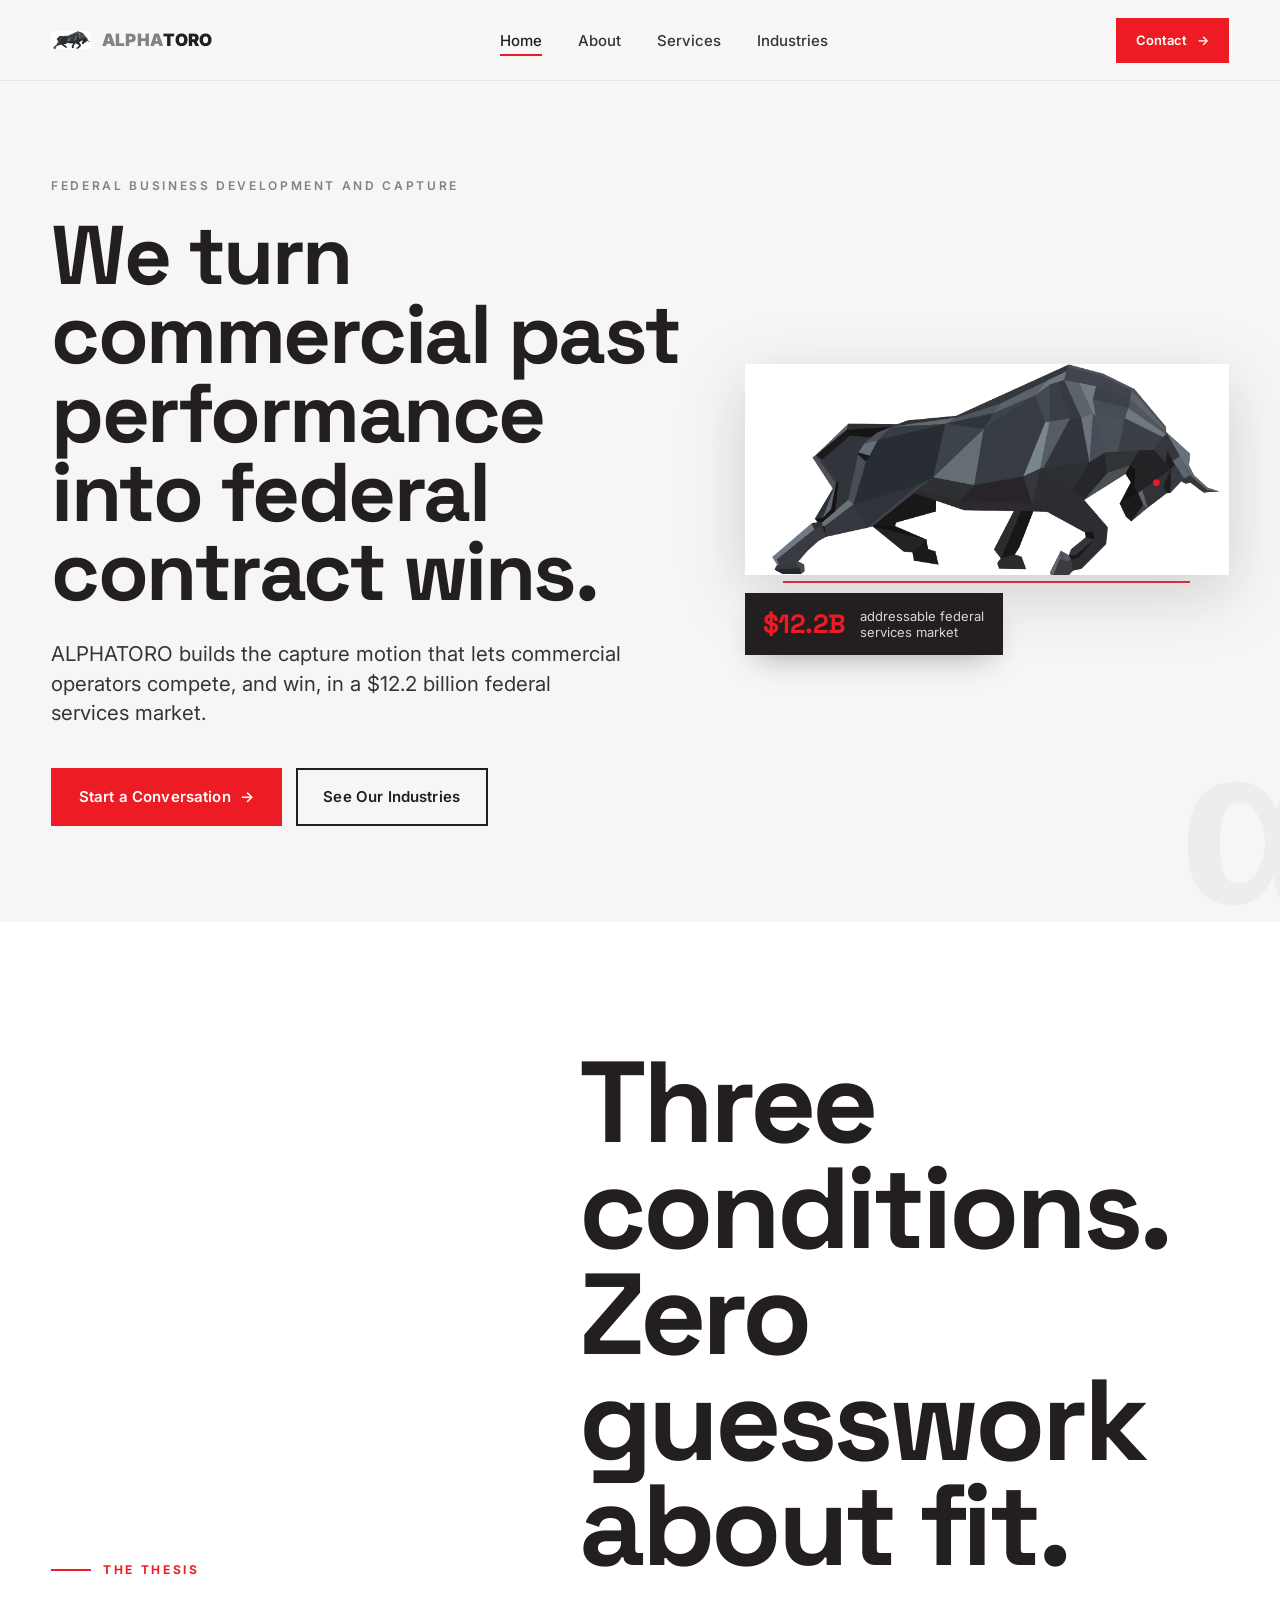
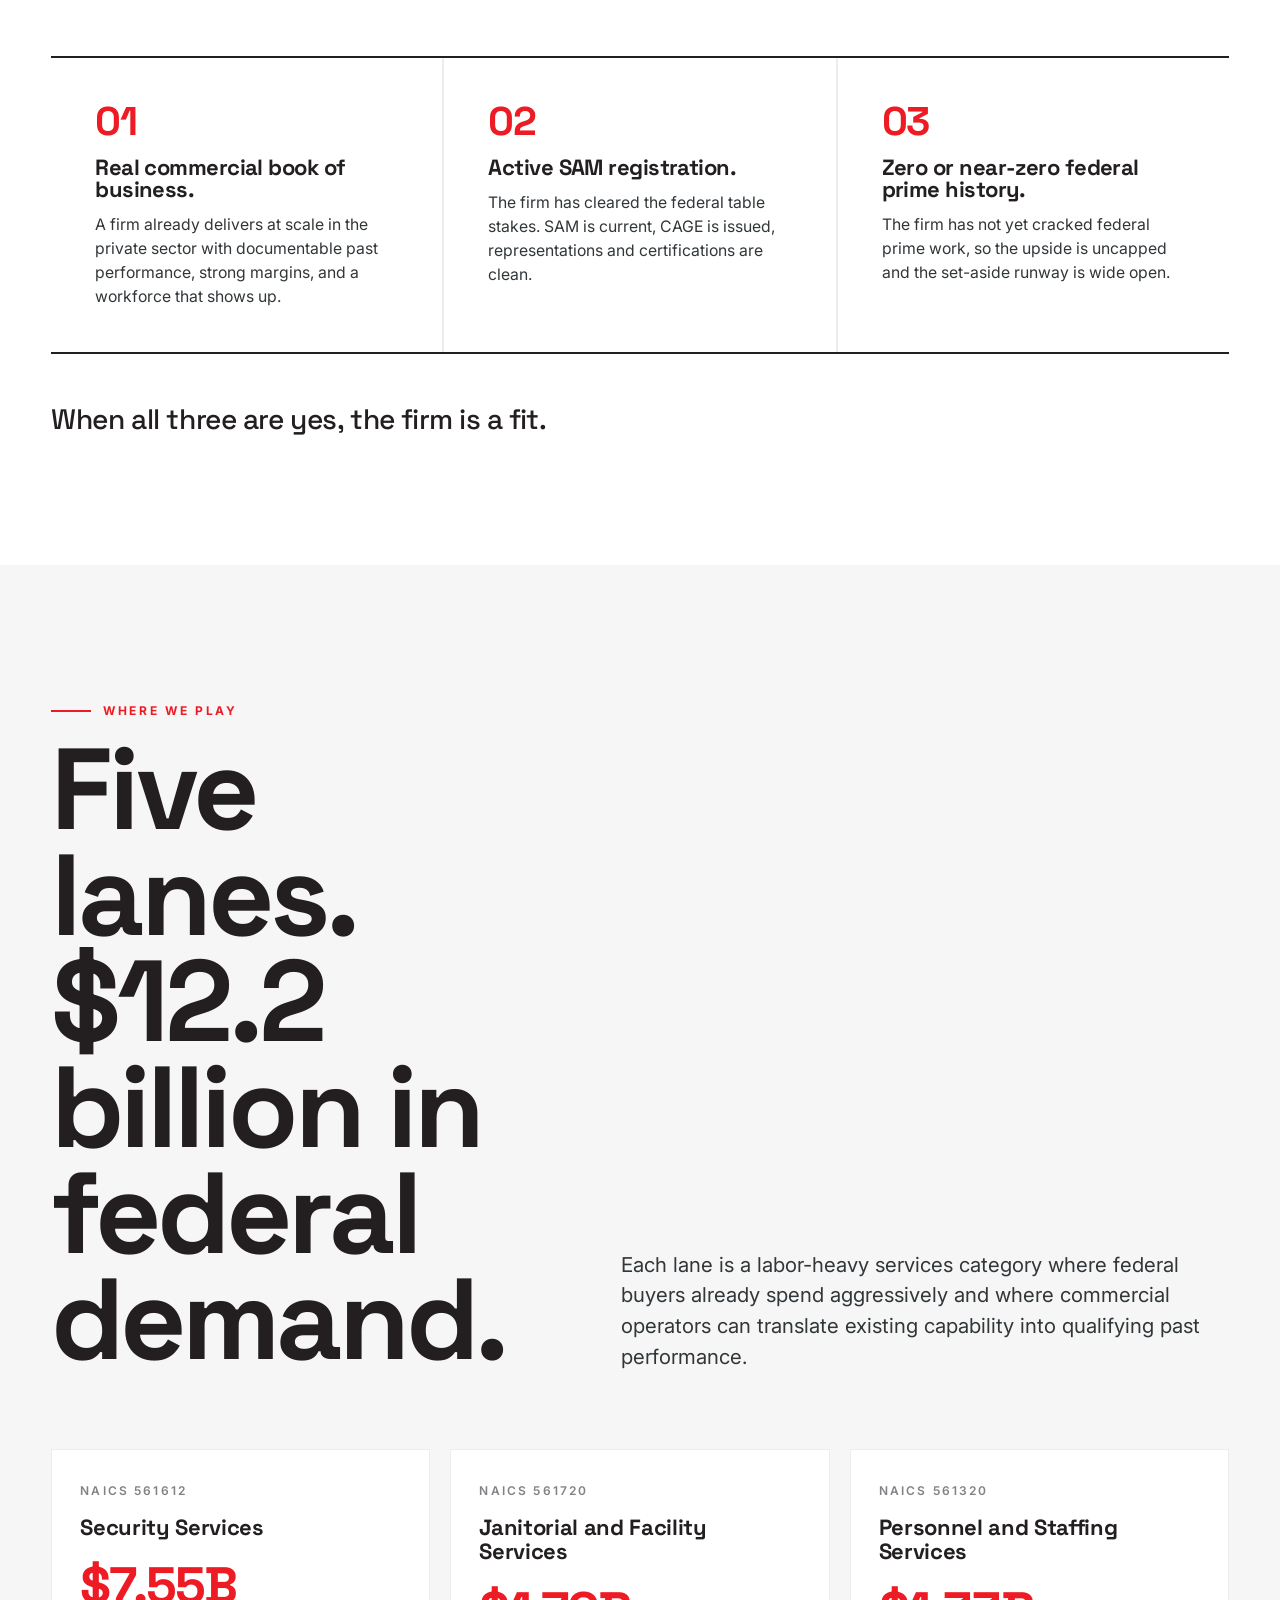
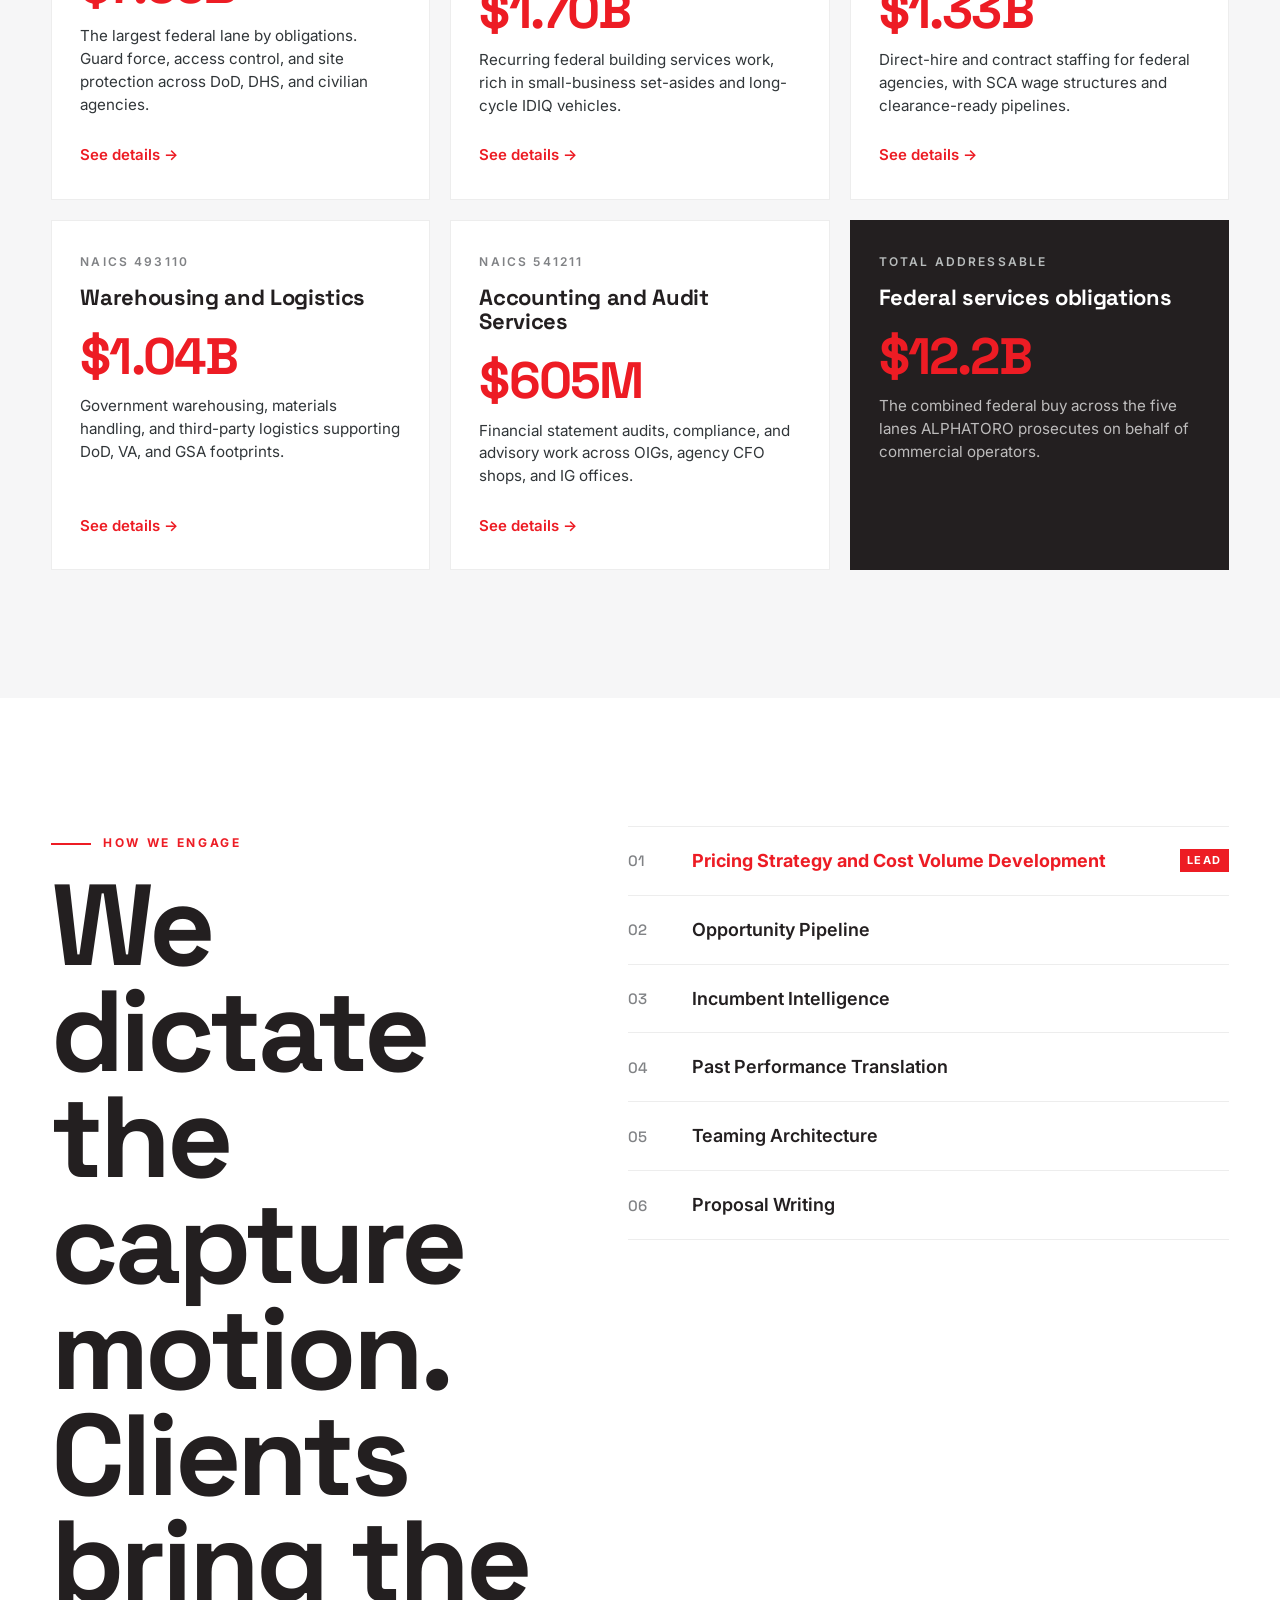
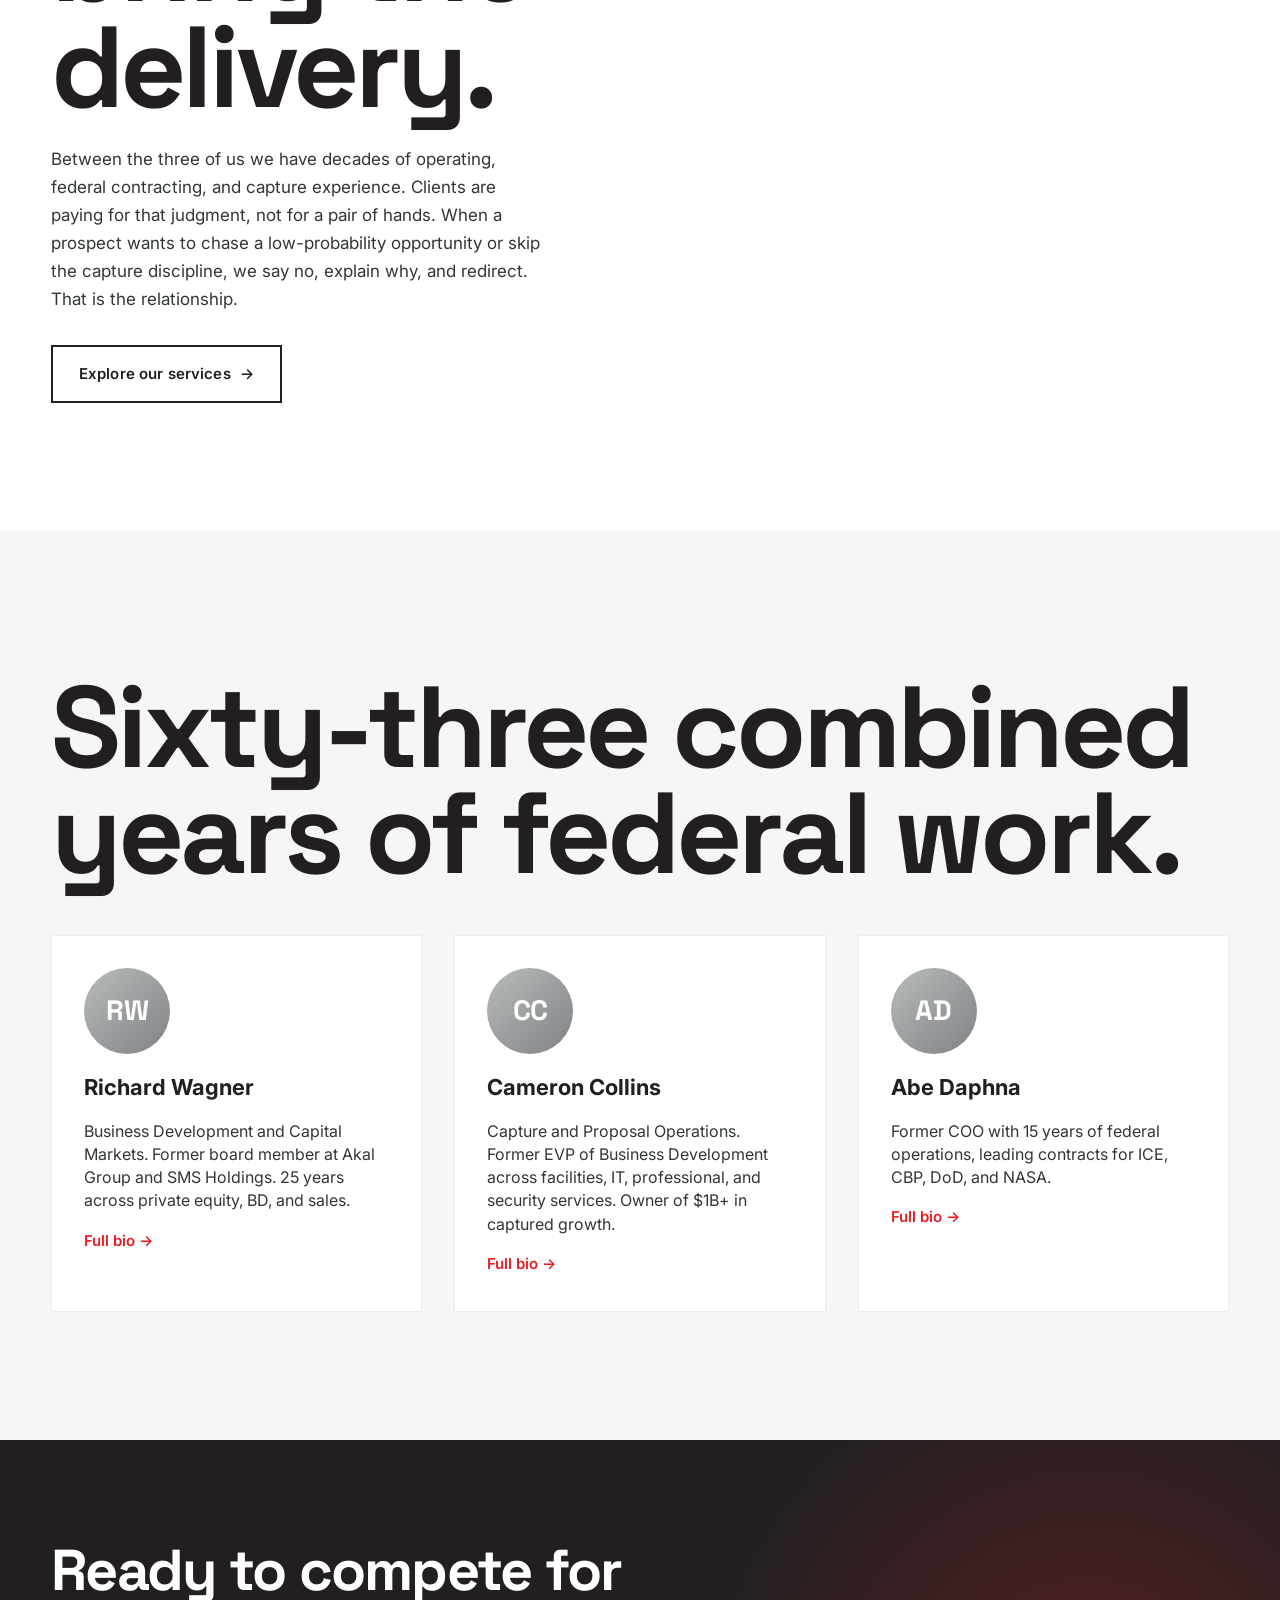
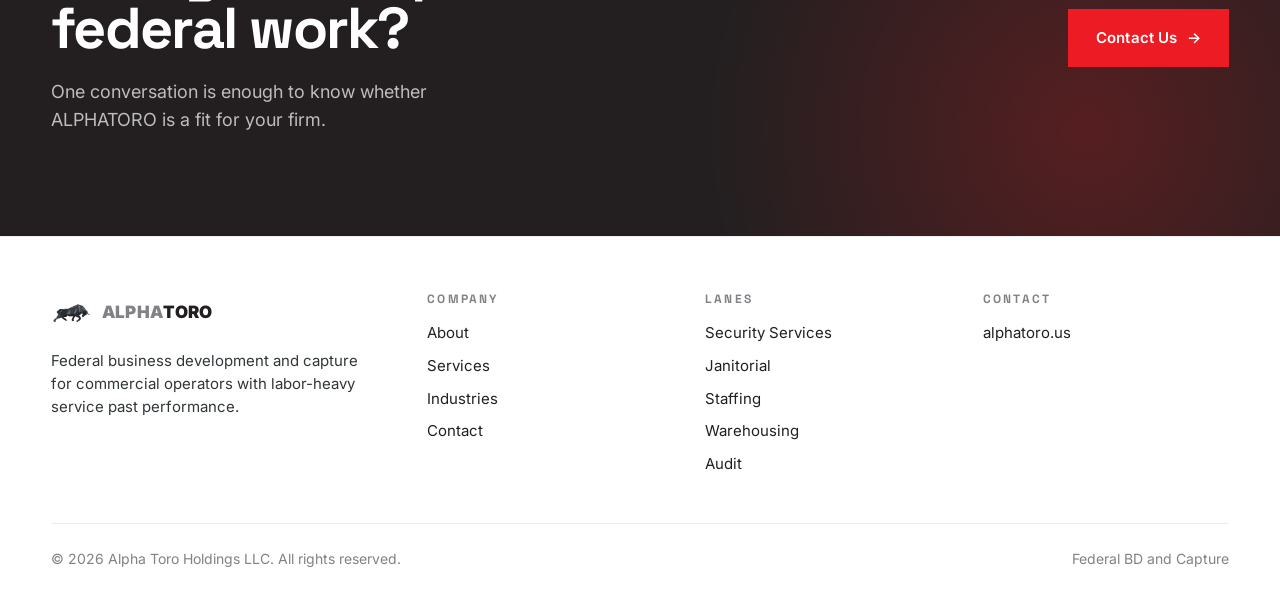
<file: alphatoro/index.html>
<!DOCTYPE html>
<html lang="en">
<head>
<meta charset="UTF-8">
<meta name="viewport" content="width=device-width, initial-scale=1.0">
<title>ALPHATORO — Federal Business Development and Capture</title>
<meta name="description" content="ALPHATORO builds the capture motion that lets commercial operators compete, and win, in a $12.2 billion federal services market.">
<link rel="icon" type="image/png" sizes="32x32" href="assets/favicon-32.png">
<link rel="shortcut icon" href="favicon.ico">
<link rel="apple-touch-icon" href="assets/apple-touch-icon.png">
<link rel="preconnect" href="https://fonts.googleapis.com">
<link rel="preconnect" href="https://fonts.gstatic.com" crossorigin>
<link href="https://fonts.googleapis.com/css2?family=Inter:wght@400;500;600;700;800&family=Space+Grotesk:wght@500;600;700&display=swap" rel="stylesheet">
<link rel="stylesheet" href="styles.css">
</head>
<body>

<!-- ===== NAV ===== -->
<header class="nav">
  <div class="container nav__inner">
    <a href="index.html" class="nav__logo" aria-label="ALPHATORO home">
      <img class="nav__logo-mark" src="assets/bull-icon.png" alt="">
      <span class="nav__logo-word"><span class="alpha">ALPHA</span><span class="toro">TORO</span></span>
    </a>
    <nav aria-label="Primary">
      <ul class="nav__links">
        <li><a href="index.html" aria-current="page">Home</a></li>
        <li><a href="about.html">About</a></li>
        <li><a href="services.html">Services</a></li>
        <li><a href="industries.html">Industries</a></li>
      </ul>
    </nav>
    <a href="contact.html" class="btn btn--red btn--small nav__cta">Contact <span class="arrow" aria-hidden="true">→</span></a>
    <button class="nav__toggle" aria-label="Toggle menu" aria-expanded="false"><span></span></button>
  </div>
</header>

<!-- ===== HERO ===== -->
<section class="hero">
  <div class="container hero__grid">
    <div data-reveal>
      <div class="kicker hero__kicker">FEDERAL BUSINESS DEVELOPMENT AND CAPTURE</div>
      <h1 class="hero-headline hero__headline">
        We turn commercial past performance into federal contract wins.
      </h1>
      <p class="hero__sub">
        ALPHATORO builds the capture motion that lets commercial operators compete, and win, in a $12.2 billion federal services market.
      </p>
      <div class="hero__ctas">
        <a href="contact.html" class="btn btn--red">Start a Conversation <span class="arrow" aria-hidden="true">→</span></a>
        <a href="#lanes" class="btn btn--ghost">See Our Industries</a>
      </div>
    </div>

    <div class="hero__visual" data-reveal>
      <img src="assets/bull.png" alt="ALPHATORO geometric low-poly bull charging">
      <div class="hero__badge">
        <strong>$12.2B</strong>
        <span>addressable federal<br>services market</span>
      </div>
    </div>
  </div>
  <div class="hero__edge" aria-hidden="true">α</div>
</section>

<!-- ===== THESIS ===== -->
<section class="thesis">
  <div class="container">
    <div class="thesis__head">
      <div class="section-label" data-reveal>THE THESIS</div>
      <h2 class="display" data-reveal>Three conditions. Zero guesswork about fit.</h2>
    </div>

    <div class="thesis__grid">
      <div class="thesis__item" data-reveal>
        <div class="thesis__num">01</div>
        <h3 class="thesis__title">Real commercial book of business.</h3>
        <p class="thesis__body">A firm already delivers at scale in the private sector with documentable past performance, strong margins, and a workforce that shows up.</p>
      </div>
      <div class="thesis__item" data-reveal>
        <div class="thesis__num">02</div>
        <h3 class="thesis__title">Active SAM registration.</h3>
        <p class="thesis__body">The firm has cleared the federal table stakes. SAM is current, CAGE is issued, representations and certifications are clean.</p>
      </div>
      <div class="thesis__item" data-reveal>
        <div class="thesis__num">03</div>
        <h3 class="thesis__title">Zero or near-zero federal prime history.</h3>
        <p class="thesis__body">The firm has not yet cracked federal prime work, so the upside is uncapped and the set-aside runway is wide open.</p>
      </div>
    </div>

    <p class="thesis__close" data-reveal>
      When all three are yes, the firm is a fit.
    </p>
  </div>
</section>

<!-- ===== FIVE LANES ===== -->
<section class="lanes" id="lanes">
  <div class="container">
    <div class="lanes__head">
      <div>
        <div class="section-label" data-reveal>WHERE WE PLAY</div>
        <h2 class="display" data-reveal style="margin-top:1rem;">Five lanes.<br>$12.2 billion in federal demand.</h2>
      </div>
      <p class="lede" data-reveal>
        Each lane is a labor-heavy services category where federal buyers already spend aggressively and where commercial operators can translate existing capability into qualifying past performance.
      </p>
    </div>

    <div class="lanes__grid">

      <a class="lane-card" href="industries.html#security" data-reveal>
        <div class="lane-card__naics">NAICS 561612</div>
        <div class="lane-card__name">Security Services</div>
        <div class="lane-card__number">$7.55B</div>
        <p class="lane-card__desc">The largest federal lane by obligations. Guard force, access control, and site protection across DoD, DHS, and civilian agencies.</p>
        <span class="link-red lane-card__link">See details →</span>
      </a>

      <a class="lane-card" href="industries.html#janitorial" data-reveal>
        <div class="lane-card__naics">NAICS 561720</div>
        <div class="lane-card__name">Janitorial and Facility Services</div>
        <div class="lane-card__number">$1.70B</div>
        <p class="lane-card__desc">Recurring federal building services work, rich in small-business set-asides and long-cycle IDIQ vehicles.</p>
        <span class="link-red lane-card__link">See details →</span>
      </a>

      <a class="lane-card" href="industries.html#staffing" data-reveal>
        <div class="lane-card__naics">NAICS 561320</div>
        <div class="lane-card__name">Personnel and Staffing Services</div>
        <div class="lane-card__number">$1.33B</div>
        <p class="lane-card__desc">Direct-hire and contract staffing for federal agencies, with SCA wage structures and clearance-ready pipelines.</p>
        <span class="link-red lane-card__link">See details →</span>
      </a>

      <a class="lane-card" href="industries.html#logistics" data-reveal>
        <div class="lane-card__naics">NAICS 493110</div>
        <div class="lane-card__name">Warehousing and Logistics</div>
        <div class="lane-card__number">$1.04B</div>
        <p class="lane-card__desc">Government warehousing, materials handling, and third-party logistics supporting DoD, VA, and GSA footprints.</p>
        <span class="link-red lane-card__link">See details →</span>
      </a>

      <a class="lane-card" href="industries.html#audit" data-reveal>
        <div class="lane-card__naics">NAICS 541211</div>
        <div class="lane-card__name">Accounting and Audit Services</div>
        <div class="lane-card__number">$605M</div>
        <p class="lane-card__desc">Financial statement audits, compliance, and advisory work across OIGs, agency CFO shops, and IG offices.</p>
        <span class="link-red lane-card__link">See details →</span>
      </a>

      <div class="lane-card" data-reveal style="background:var(--black); color:var(--white); border-color:var(--black);">
        <div class="lane-card__naics" style="color:var(--silver-light);">TOTAL ADDRESSABLE</div>
        <div class="lane-card__name" style="color:var(--white);">Federal services obligations</div>
        <div class="lane-card__number">$12.2B</div>
        <p class="lane-card__desc" style="color:rgba(255,255,255,0.7);">The combined federal buy across the five lanes ALPHATORO prosecutes on behalf of commercial operators.</p>
      </div>

    </div>
  </div>
</section>

<!-- ===== HOW WE ENGAGE ===== -->
<section class="engage">
  <div class="container">
    <div class="engage__grid">
      <div data-reveal>
        <div class="section-label">HOW WE ENGAGE</div>
        <h2 class="display" style="margin-top:1.25rem;">We dictate the capture motion. Clients bring the delivery.</h2>
        <p style="margin-top:1.5rem; color:var(--charcoal); font-size:1.0625rem; line-height:1.65; max-width:52ch;">
          Between the three of us we have decades of operating, federal contracting, and capture experience. Clients are paying for that judgment, not for a pair of hands. When a prospect wants to chase a low-probability opportunity or skip the capture discipline, we say no, explain why, and redirect. That is the relationship.
        </p>
        <a href="services.html" class="btn btn--ghost" style="margin-top:2rem;">Explore our services <span class="arrow" aria-hidden="true">→</span></a>
      </div>

      <div class="engage__services" data-reveal>
        <a href="services.html#pricing" class="engage__service engage__service--lead">
          <span class="engage__service-num">01</span>
          <span class="engage__service-name">Pricing Strategy and Cost Volume Development</span>
        </a>
        <a href="services.html#pipeline" class="engage__service">
          <span class="engage__service-num">02</span>
          <span class="engage__service-name">Opportunity Pipeline</span>
          <span class="arrow" aria-hidden="true">→</span>
        </a>
        <a href="services.html#incumbent" class="engage__service">
          <span class="engage__service-num">03</span>
          <span class="engage__service-name">Incumbent Intelligence</span>
          <span class="arrow" aria-hidden="true">→</span>
        </a>
        <a href="services.html#past-performance" class="engage__service">
          <span class="engage__service-num">04</span>
          <span class="engage__service-name">Past Performance Translation</span>
          <span class="arrow" aria-hidden="true">→</span>
        </a>
        <a href="services.html#teaming" class="engage__service">
          <span class="engage__service-num">05</span>
          <span class="engage__service-name">Teaming Architecture</span>
          <span class="arrow" aria-hidden="true">→</span>
        </a>
        <a href="services.html#proposal" class="engage__service">
          <span class="engage__service-num">06</span>
          <span class="engage__service-name">Proposal Writing</span>
          <span class="arrow" aria-hidden="true">→</span>
        </a>
      </div>
    </div>
  </div>
</section>

<!-- ===== PARTNERS ===== -->
<section class="partners">
  <div class="container">
    <h2 class="display" style="margin-top:1rem; max-width:22ch;" data-reveal>
      Sixty-three combined years of federal work.
    </h2>

    <div class="partners__grid">
      <div class="partner-card" data-reveal>
        <div class="partner-avatar" aria-label="Richard Wagner">RW</div>
        <div class="partner-card__name">Richard Wagner</div>

        <p class="partner-card__role">Business Development and Capital Markets. Former board member at Akal Group and SMS Holdings. 25 years across private equity, BD, and sales.</p>
        <a href="about.html#richard" class="link-red">Full bio →</a>
      </div>
      <div class="partner-card" data-reveal>
        <div class="partner-avatar" aria-label="Cameron Collins">CC</div>
        <div class="partner-card__name">Cameron Collins</div>

        <p class="partner-card__role">Capture and Proposal Operations. Former EVP of Business Development across facilities, IT, professional, and security services. Owner of $1B+ in captured growth.</p>
        <a href="about.html#cameron" class="link-red">Full bio →</a>
      </div>
      <div class="partner-card" data-reveal>
        <div class="partner-avatar" aria-label="Abe Daphna">AD</div>
        <div class="partner-card__name">Abe Daphna</div>

        <p class="partner-card__role">Former COO with 15 years of federal operations, leading contracts for ICE, CBP, DoD, and NASA.</p>
        <a href="about.html#abe" class="link-red">Full bio →</a>
      </div>
    </div>
  </div>
</section>

<!-- ===== CTA BAND ===== -->
<section class="cta-band">
  <div class="container cta-band__inner">
    <div data-reveal>
      <h2>Ready to compete for federal work?</h2>
      <p>One conversation is enough to know whether ALPHATORO is a fit for your firm.</p>
    </div>
    <div class="cta-band__actions" data-reveal>
      <a href="contact.html" class="btn btn--red">Contact Us <span class="arrow" aria-hidden="true">→</span></a>
    </div>
  </div>
</section>

<!-- ===== FOOTER ===== -->
<footer class="footer">
  <div class="container">
    <div class="footer__top">
      <div class="footer__brand">
        <a href="index.html" class="nav__logo" aria-label="ALPHATORO home">
          <img class="nav__logo-mark" src="assets/bull-icon.png" alt="">
          <span class="nav__logo-word"><span class="alpha">ALPHA</span><span class="toro">TORO</span></span>
        </a>
        <p>Federal business development and capture for commercial operators with labor-heavy service past performance.</p>
      </div>
      <div class="footer__col">
        <h4>Company</h4>
        <ul>
          <li><a href="about.html">About</a></li>
          <li><a href="services.html">Services</a></li>
          <li><a href="industries.html">Industries</a></li>
          <li><a href="contact.html">Contact</a></li>
        </ul>
      </div>
      <div class="footer__col">
        <h4>Lanes</h4>
        <ul>
          <li><a href="industries.html#security">Security Services</a></li>
          <li><a href="industries.html#janitorial">Janitorial</a></li>
          <li><a href="industries.html#staffing">Staffing</a></li>
          <li><a href="industries.html#logistics">Warehousing</a></li>
          <li><a href="industries.html#audit">Audit</a></li>
        </ul>
      </div>
      <div class="footer__col">
        <h4>Contact</h4>
        <ul>
          <li><a href="https://alphatoro.us">alphatoro.us</a></li>
        </ul>
      </div>
    </div>
    <div class="footer__bottom">
      <span>© 2026 Alpha Toro Holdings LLC. All rights reserved.</span>
      <span>Federal BD and Capture</span>
    </div>
  </div>
</footer>

<script src="script.js"></script>
</body>
</html>
</file>
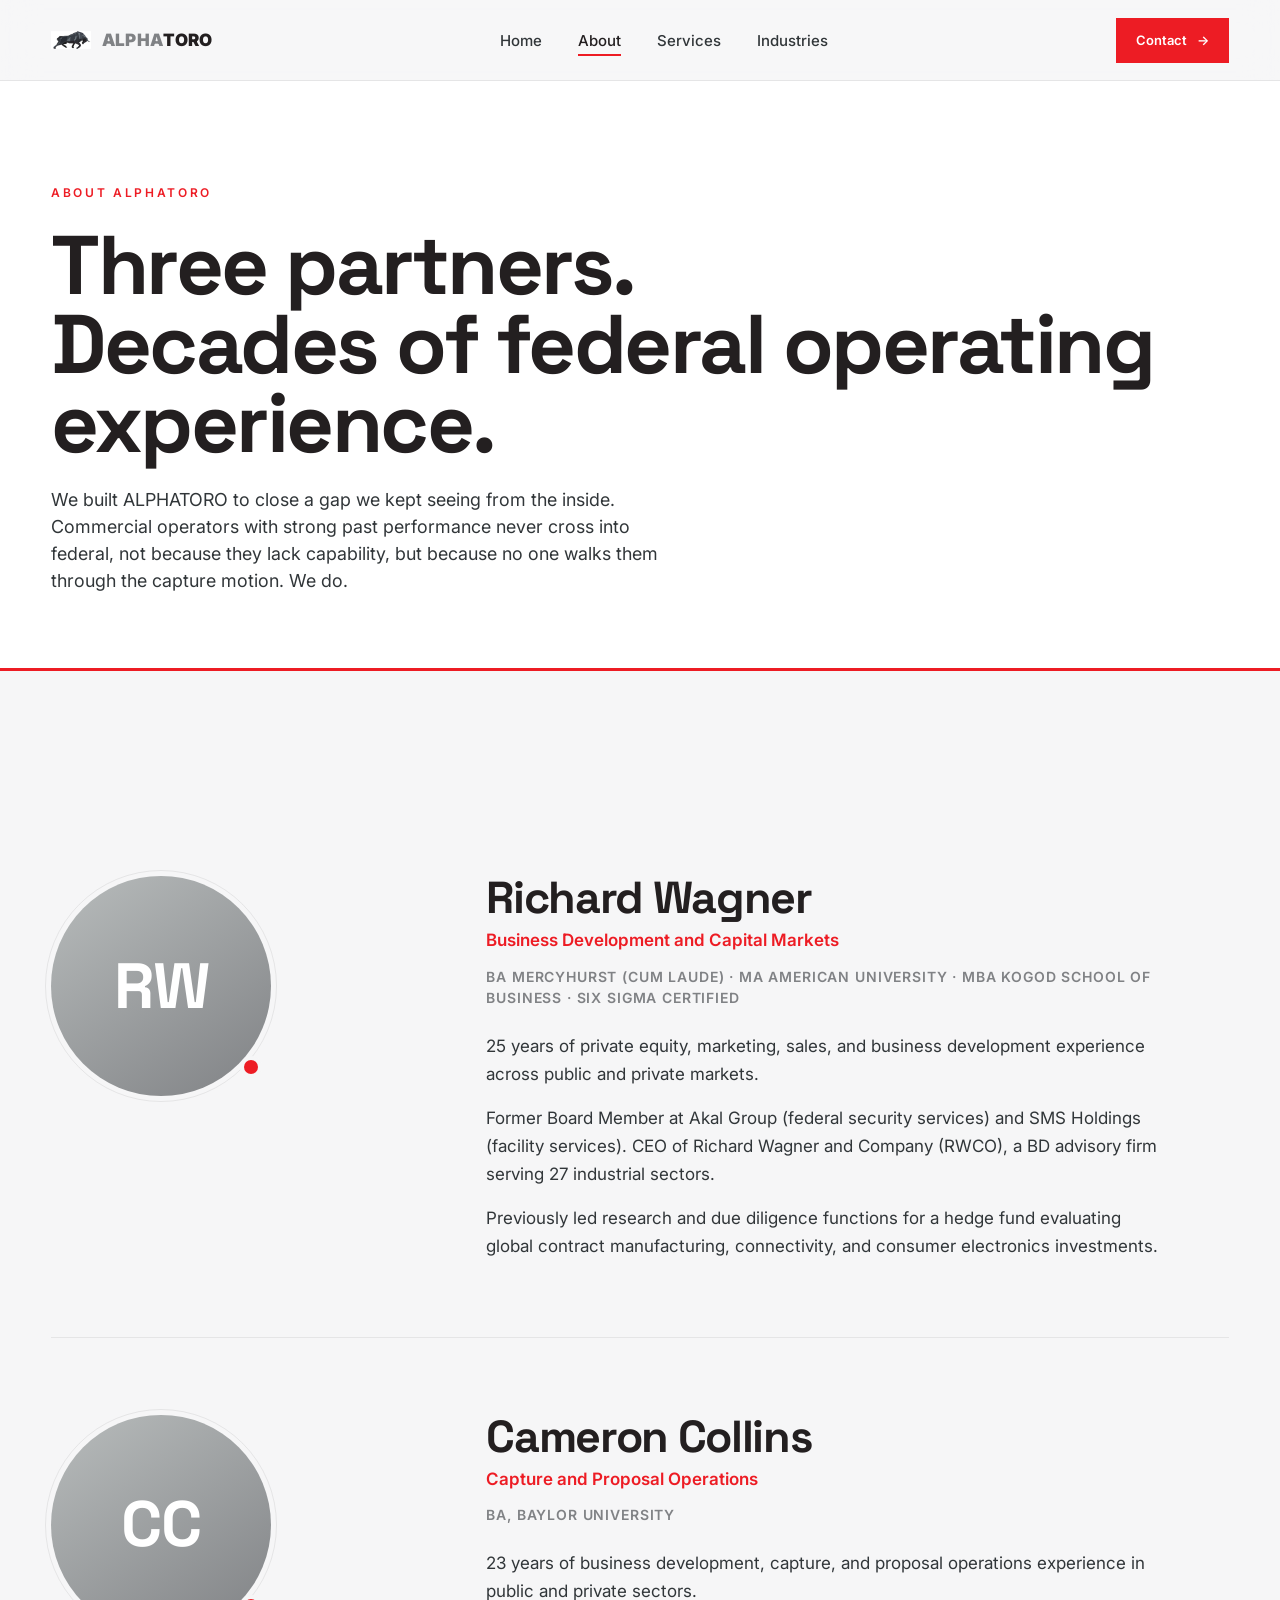
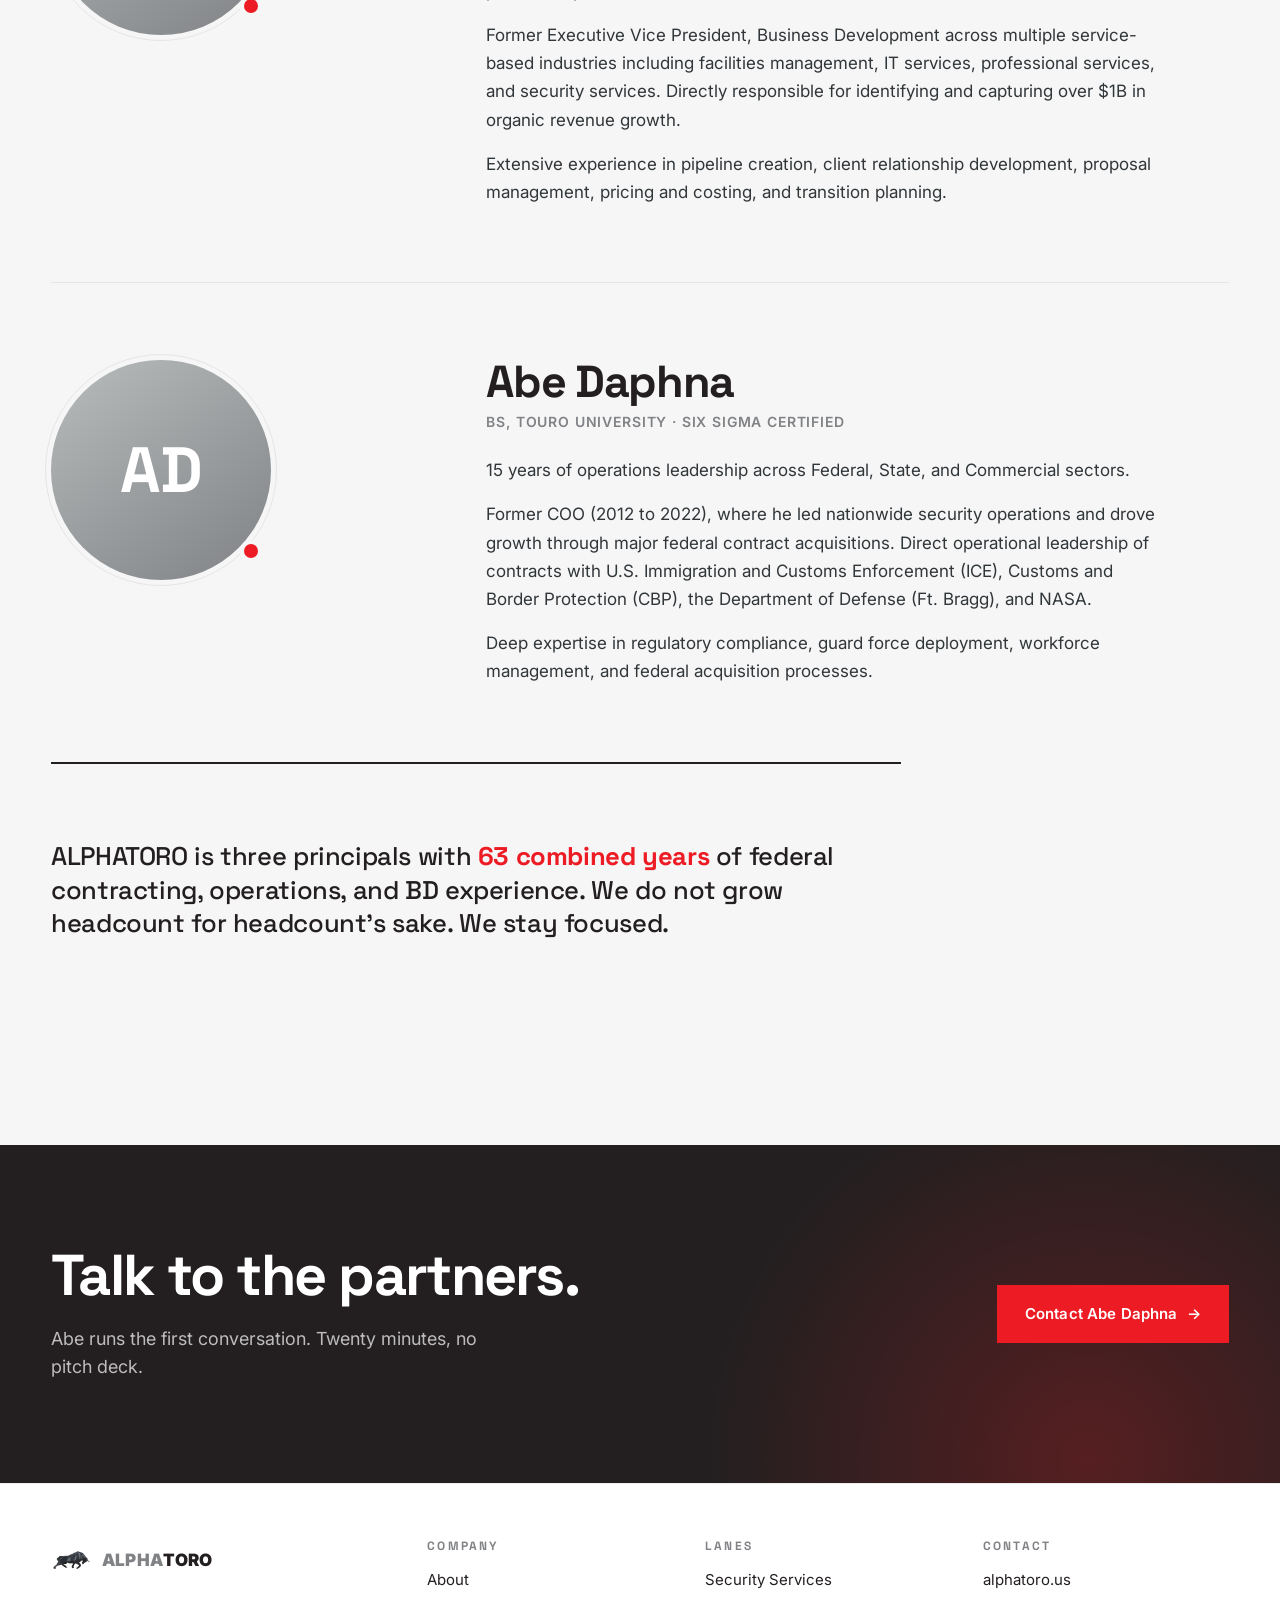
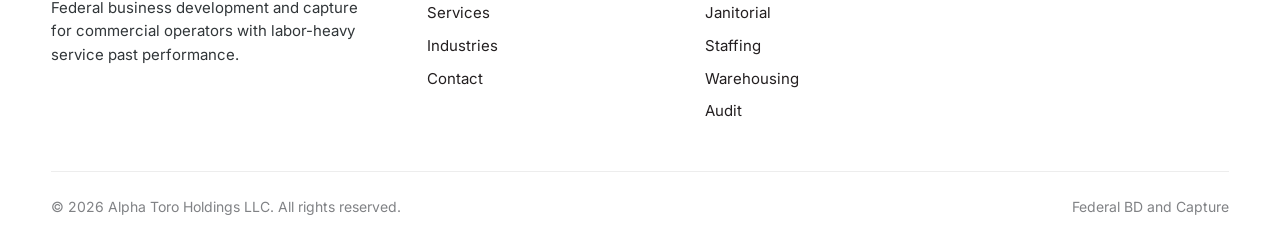
<file: alphatoro/about.html>
<!DOCTYPE html>
<html lang="en">
<head>
<meta charset="UTF-8">
<meta name="viewport" content="width=device-width, initial-scale=1.0">
<title>About — ALPHATORO</title>
<meta name="description" content="Three partners. Decades of federal operating experience. Meet Richard Wagner, Cameron Collins, and Abe Daphna.">
<link rel="icon" type="image/png" sizes="32x32" href="assets/favicon-32.png">
<link rel="shortcut icon" href="favicon.ico">
<link rel="apple-touch-icon" href="assets/apple-touch-icon.png">
<link rel="preconnect" href="https://fonts.googleapis.com">
<link rel="preconnect" href="https://fonts.gstatic.com" crossorigin>
<link href="https://fonts.googleapis.com/css2?family=Inter:wght@400;500;600;700;800&family=Space+Grotesk:wght@500;600;700&display=swap" rel="stylesheet">
<link rel="stylesheet" href="styles.css">
</head>
<body>

<header class="nav">
  <div class="container nav__inner">
    <a href="index.html" class="nav__logo" aria-label="ALPHATORO home">
      <img class="nav__logo-mark" src="assets/bull-icon.png" alt="">
      <span class="nav__logo-word"><span class="alpha">ALPHA</span><span class="toro">TORO</span></span>
    </a>
    <nav aria-label="Primary">
      <ul class="nav__links">
        <li><a href="index.html">Home</a></li>
        <li><a href="about.html" aria-current="page">About</a></li>
        <li><a href="services.html">Services</a></li>
        <li><a href="industries.html">Industries</a></li>
      </ul>
    </nav>
    <a href="contact.html" class="btn btn--red btn--small nav__cta">Contact <span class="arrow" aria-hidden="true">→</span></a>
    <button class="nav__toggle" aria-label="Toggle menu" aria-expanded="false"><span></span></button>
  </div>
</header>

<section class="page-hero">
  <div class="container">
    <div class="kicker kicker--red page-hero__kicker" data-reveal>ABOUT ALPHATORO</div>
    <h1 class="page-hero__headline" data-reveal>Three partners.<br>Decades of federal operating experience.</h1>
    <p class="page-hero__sub" data-reveal>
      We built ALPHATORO to close a gap we kept seeing from the inside. Commercial operators with strong past performance never cross into federal, not because they lack capability, but because no one walks them through the capture motion. We do.
    </p>
  </div>
</section>

<section>
  <div class="container">

    <!-- Richard -->
    <article class="partner-bio" id="richard">
      <div class="partner-bio__portrait" data-reveal>
        <div class="partner-bio__portrait-wrap">
          <div class="partner-bio__avatar" aria-label="Richard Wagner portrait">RW</div>
        </div>
      </div>
      <div data-reveal>
        <h2 class="partner-bio__name">Richard Wagner</h2>
        <div class="partner-bio__title">Business Development and Capital Markets</div>
        <div class="partner-bio__cred">BA Mercyhurst (cum laude) · MA American University · MBA Kogod School of Business · Six Sigma Certified</div>
        <div class="partner-bio__body">
          <p>25 years of private equity, marketing, sales, and business development experience across public and private markets.</p>
          <p>Former Board Member at Akal Group (federal security services) and SMS Holdings (facility services). CEO of Richard Wagner and Company (RWCO), a BD advisory firm serving 27 industrial sectors.</p>
          <p>Previously led research and due diligence functions for a hedge fund evaluating global contract manufacturing, connectivity, and consumer electronics investments.</p>
        </div>
      </div>
    </article>

    <!-- Cameron -->
    <article class="partner-bio" id="cameron">
      <div class="partner-bio__portrait" data-reveal>
        <div class="partner-bio__portrait-wrap">
          <div class="partner-bio__avatar" aria-label="Cameron Collins portrait">CC</div>
        </div>
      </div>
      <div data-reveal>
        <h2 class="partner-bio__name">Cameron Collins</h2>
        <div class="partner-bio__title">Capture and Proposal Operations</div>
        <div class="partner-bio__cred">BA, Baylor University</div>
        <div class="partner-bio__body">
          <p>23 years of business development, capture, and proposal operations experience in public and private sectors.</p>
          <p>Former Executive Vice President, Business Development across multiple service-based industries including facilities management, IT services, professional services, and security services. Directly responsible for identifying and capturing over $1B in organic revenue growth.</p>
          <p>Extensive experience in pipeline creation, client relationship development, proposal management, pricing and costing, and transition planning.</p>
        </div>
      </div>
    </article>

    <!-- Abe -->
    <article class="partner-bio" id="abe">
      <div class="partner-bio__portrait" data-reveal>
        <div class="partner-bio__portrait-wrap">
          <div class="partner-bio__avatar">AD</div>
        </div>
      </div>
      <div data-reveal>
        <h2 class="partner-bio__name">Abe Daphna</h2>
        <div class="partner-bio__cred">BS, Touro University · Six Sigma Certified</div>
        <div class="partner-bio__body">
          <p>15 years of operations leadership across Federal, State, and Commercial sectors.</p>
          <p>Former COO (2012 to 2022), where he led nationwide security operations and drove growth through major federal contract acquisitions. Direct operational leadership of contracts with U.S. Immigration and Customs Enforcement (ICE), Customs and Border Protection (CBP), the Department of Defense (Ft. Bragg), and NASA.</p>
          <p>Deep expertise in regulatory compliance, guard force deployment, workforce management, and federal acquisition processes.</p>
        </div>
      </div>
    </article>

    <div class="about-close" data-reveal>
      ALPHATORO is three principals with <strong>63 combined years</strong> of federal contracting, operations, and BD experience. We do not grow headcount for headcount's sake. We stay focused.
    </div>
  </div>
</section>

<section class="cta-band">
  <div class="container cta-band__inner">
    <div data-reveal>
      <h2>Talk to the partners.</h2>
      <p>Abe runs the first conversation. Twenty minutes, no pitch deck.</p>
    </div>
    <div class="cta-band__actions" data-reveal>
      <a href="contact.html" class="btn btn--red">Contact Abe Daphna <span class="arrow" aria-hidden="true">→</span></a>
    </div>
  </div>
</section>

<footer class="footer">
  <div class="container">
    <div class="footer__top">
      <div class="footer__brand">
        <a href="index.html" class="nav__logo" aria-label="ALPHATORO home">
          <img class="nav__logo-mark" src="assets/bull-icon.png" alt="">
          <span class="nav__logo-word"><span class="alpha">ALPHA</span><span class="toro">TORO</span></span>
        </a>
        <p>Federal business development and capture for commercial operators with labor-heavy service past performance.</p>
      </div>
      <div class="footer__col">
        <h4>Company</h4>
        <ul>
          <li><a href="about.html">About</a></li>
          <li><a href="services.html">Services</a></li>
          <li><a href="industries.html">Industries</a></li>
          <li><a href="contact.html">Contact</a></li>
        </ul>
      </div>
      <div class="footer__col">
        <h4>Lanes</h4>
        <ul>
          <li><a href="industries.html#security">Security Services</a></li>
          <li><a href="industries.html#janitorial">Janitorial</a></li>
          <li><a href="industries.html#staffing">Staffing</a></li>
          <li><a href="industries.html#logistics">Warehousing</a></li>
          <li><a href="industries.html#audit">Audit</a></li>
        </ul>
      </div>
      <div class="footer__col">
        <h4>Contact</h4>
        <ul>
          <li><a href="https://alphatoro.us">alphatoro.us</a></li>
        </ul>
      </div>
    </div>
    <div class="footer__bottom">
      <span>© 2026 Alpha Toro Holdings LLC. All rights reserved.</span>
      <span>Federal BD and Capture</span>
    </div>
  </div>
</footer>

<script src="script.js"></script>
</body>
</html>
</file>
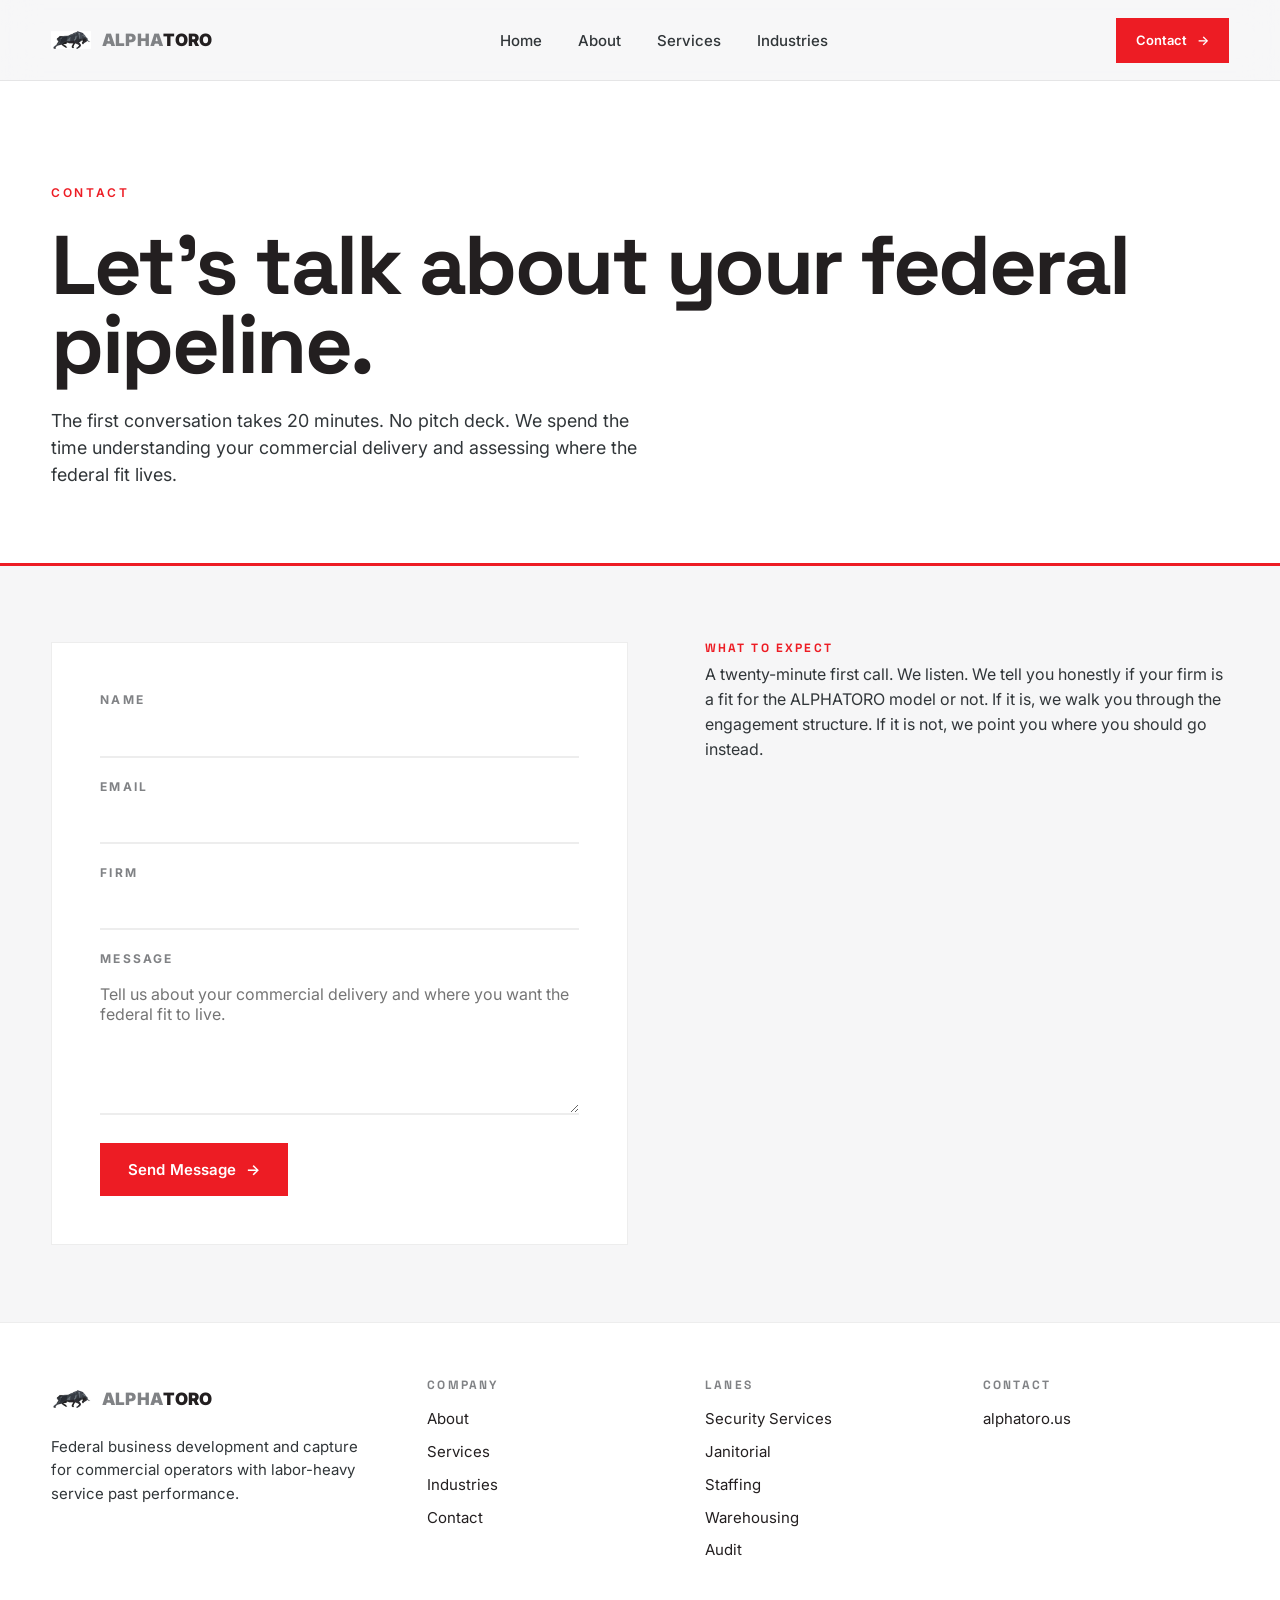
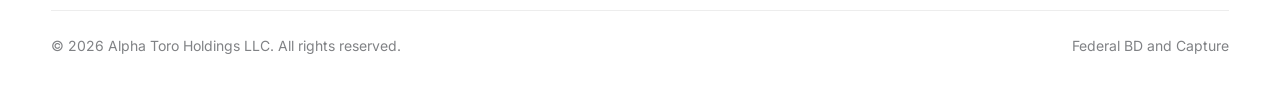
<file: alphatoro/contact.html>
<!DOCTYPE html>
<html lang="en">
<head>
<meta charset="UTF-8">
<meta name="viewport" content="width=device-width, initial-scale=1.0">
<title>Contact — ALPHATORO</title>
<meta name="description" content="Let's talk about your federal pipeline. The first conversation takes 20 minutes. No pitch deck.">
<link rel="icon" type="image/png" sizes="32x32" href="assets/favicon-32.png">
<link rel="shortcut icon" href="favicon.ico">
<link rel="apple-touch-icon" href="assets/apple-touch-icon.png">
<link rel="preconnect" href="https://fonts.googleapis.com">
<link rel="preconnect" href="https://fonts.gstatic.com" crossorigin>
<link href="https://fonts.googleapis.com/css2?family=Inter:wght@400;500;600;700;800&family=Space+Grotesk:wght@500;600;700&display=swap" rel="stylesheet">
<link rel="stylesheet" href="styles.css">
</head>
<body>

<header class="nav">
  <div class="container nav__inner">
    <a href="index.html" class="nav__logo" aria-label="ALPHATORO home">
      <img class="nav__logo-mark" src="assets/bull-icon.png" alt="">
      <span class="nav__logo-word"><span class="alpha">ALPHA</span><span class="toro">TORO</span></span>
    </a>
    <nav aria-label="Primary">
      <ul class="nav__links">
        <li><a href="index.html">Home</a></li>
        <li><a href="about.html">About</a></li>
        <li><a href="services.html">Services</a></li>
        <li><a href="industries.html">Industries</a></li>
      </ul>
    </nav>
    <a href="contact.html" class="btn btn--red btn--small nav__cta" aria-current="page">Contact <span class="arrow" aria-hidden="true">→</span></a>
    <button class="nav__toggle" aria-label="Toggle menu" aria-expanded="false"><span></span></button>
  </div>
</header>

<section class="page-hero">
  <div class="container">
    <div class="kicker kicker--red page-hero__kicker" data-reveal>CONTACT</div>
    <h1 class="page-hero__headline" data-reveal>Let's talk about your federal pipeline.</h1>
    <p class="page-hero__sub" data-reveal>
      The first conversation takes 20 minutes. No pitch deck. We spend the time understanding your commercial delivery and assessing where the federal fit lives.
    </p>
  </div>
</section>

<section class="contact">
  <div class="container contact__grid">

    <div id="form-success" style="display:none; padding: 1.5rem; background: var(--graphite); border-left: 3px solid var(--red); color: var(--white); border-radius: 4px; margin-bottom: 1rem;">
      <strong>Message sent.</strong> We'll be in touch within one business day.
    </div>
    <div id="form-error" style="display:none; padding: 1rem; background: var(--graphite); border-left: 3px solid #c0392b; color: var(--white); border-radius: 4px; margin-bottom: 1rem;">
      Something went wrong. Please try again or use the contact form above.
    </div>

    <form id="contact-form" class="contact-form" data-reveal novalidate>
      <div class="field">
        <label for="name">Name</label>
        <input type="text" id="name" name="name" required autocomplete="name">
      </div>
      <div class="field">
        <label for="email">Email</label>
        <input type="email" id="email" name="email" required autocomplete="email">
      </div>
      <div class="field">
        <label for="firm">Firm</label>
        <input type="text" id="firm" name="firm" autocomplete="organization">
      </div>
      <div class="field">
        <label for="message">Message</label>
        <textarea id="message" name="message" required placeholder="Tell us about your commercial delivery and where you want the federal fit to live."></textarea>
      </div>
      <button type="submit" id="submit-btn" class="btn btn--red">Send Message <span class="arrow" aria-hidden="true">→</span></button>
    </form>

    <script>
      const contactForm = document.getElementById('contact-form');
      const successMsg = document.getElementById('form-success');
      const errorMsg = document.getElementById('form-error');
      const submitBtn = document.getElementById('submit-btn');

      contactForm.addEventListener('submit', async function(e) {
        e.preventDefault();
        submitBtn.disabled = true;
        submitBtn.textContent = 'Sending…';
        errorMsg.style.display = 'none';

        try {
          const response = await fetch('https://formspree.io/f/xkokpkdn', {
            method: 'POST',
            body: new FormData(contactForm),
            headers: { 'Accept': 'application/json' }
          });

          if (response.ok) {
            contactForm.style.display = 'none';
            successMsg.style.display = 'block';
          } else {
            throw new Error('Server error');
          }
        } catch (err) {
          errorMsg.style.display = 'block';
          submitBtn.disabled = false;
          submitBtn.innerHTML = 'Send Message <span class="arrow" aria-hidden="true">→</span>';
        }
      });
    </script>

    <div class="contact-info" data-reveal>
      <div class="contact-info__block">
        <h4>What To Expect</h4>
        <p style="color: var(--charcoal); font-size: 1rem; line-height: 1.55;">A twenty-minute first call. We listen. We tell you honestly if your firm is a fit for the ALPHATORO model or not. If it is, we walk you through the engagement structure. If it is not, we point you where you should go instead.</p>
      </div>
    </div>

  </div>
</section>

<footer class="footer">
  <div class="container">
    <div class="footer__top">
      <div class="footer__brand">
        <a href="index.html" class="nav__logo" aria-label="ALPHATORO home">
          <img class="nav__logo-mark" src="assets/bull-icon.png" alt="">
          <span class="nav__logo-word"><span class="alpha">ALPHA</span><span class="toro">TORO</span></span>
        </a>
        <p>Federal business development and capture for commercial operators with labor-heavy service past performance.</p>
      </div>
      <div class="footer__col">
        <h4>Company</h4>
        <ul>
          <li><a href="about.html">About</a></li>
          <li><a href="services.html">Services</a></li>
          <li><a href="industries.html">Industries</a></li>
          <li><a href="contact.html">Contact</a></li>
        </ul>
      </div>
      <div class="footer__col">
        <h4>Lanes</h4>
        <ul>
          <li><a href="industries.html#security">Security Services</a></li>
          <li><a href="industries.html#janitorial">Janitorial</a></li>
          <li><a href="industries.html#staffing">Staffing</a></li>
          <li><a href="industries.html#logistics">Warehousing</a></li>
          <li><a href="industries.html#audit">Audit</a></li>
        </ul>
      </div>
      <div class="footer__col">
        <h4>Contact</h4>
        <ul>
          <li><a href="https://alphatoro.us">alphatoro.us</a></li>
        </ul>
      </div>
    </div>
    <div class="footer__bottom">
      <span>© 2026 Alpha Toro Holdings LLC. All rights reserved.</span>
      <span>Federal BD and Capture</span>
    </div>
  </div>
</footer>

<script src="script.js"></script>
</body>
</html>
</file>
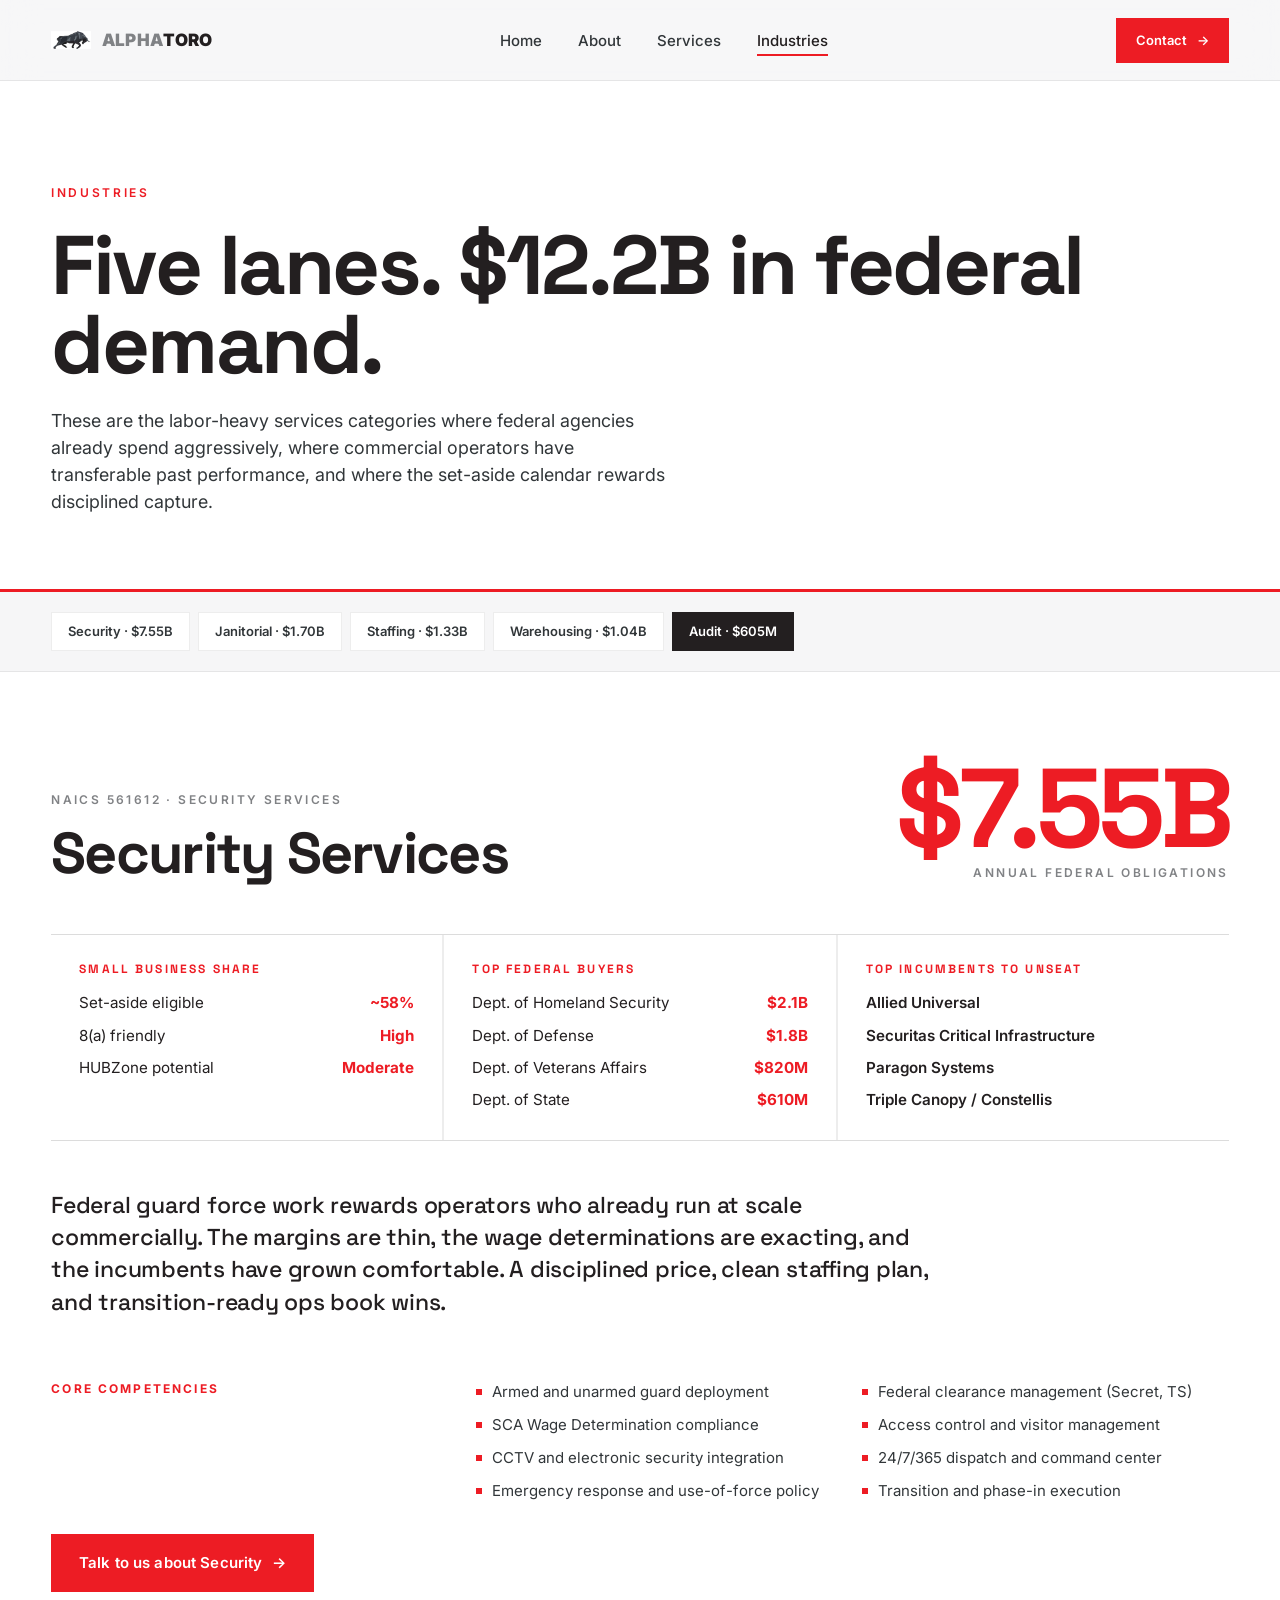
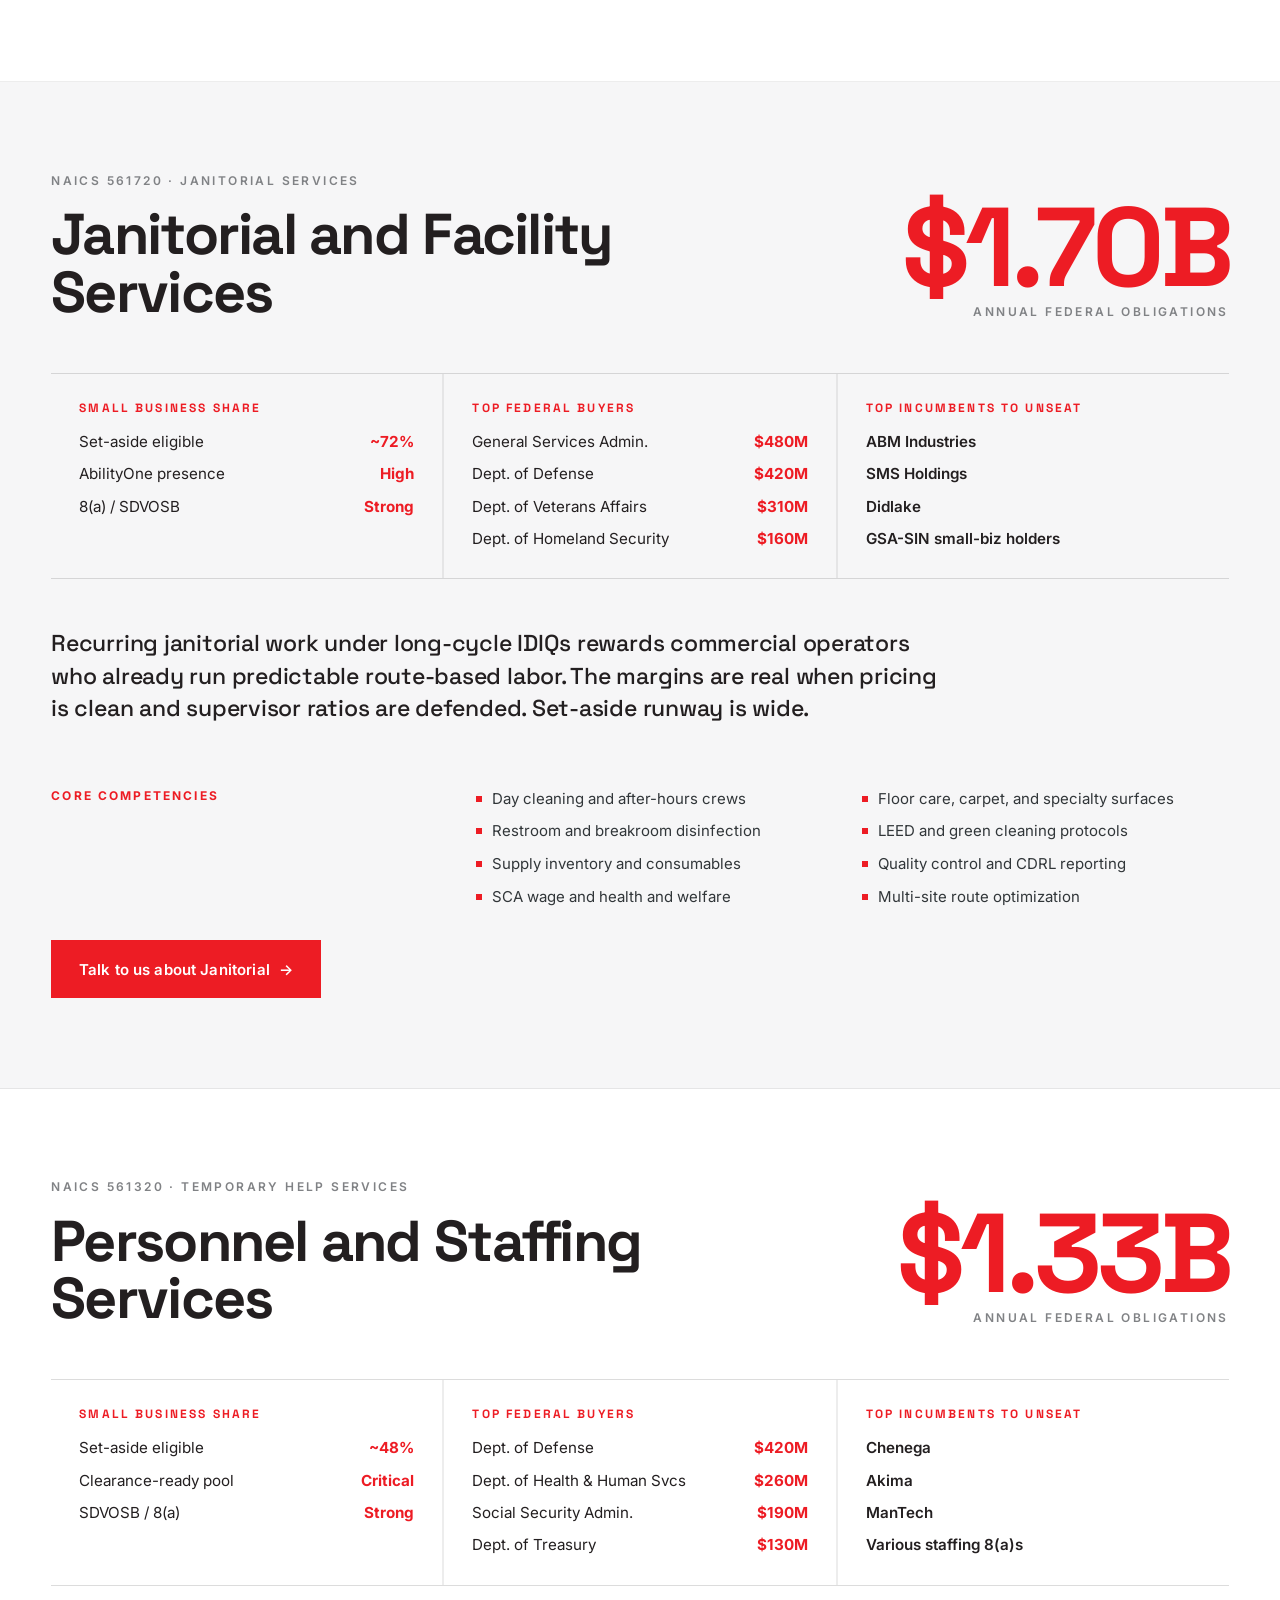
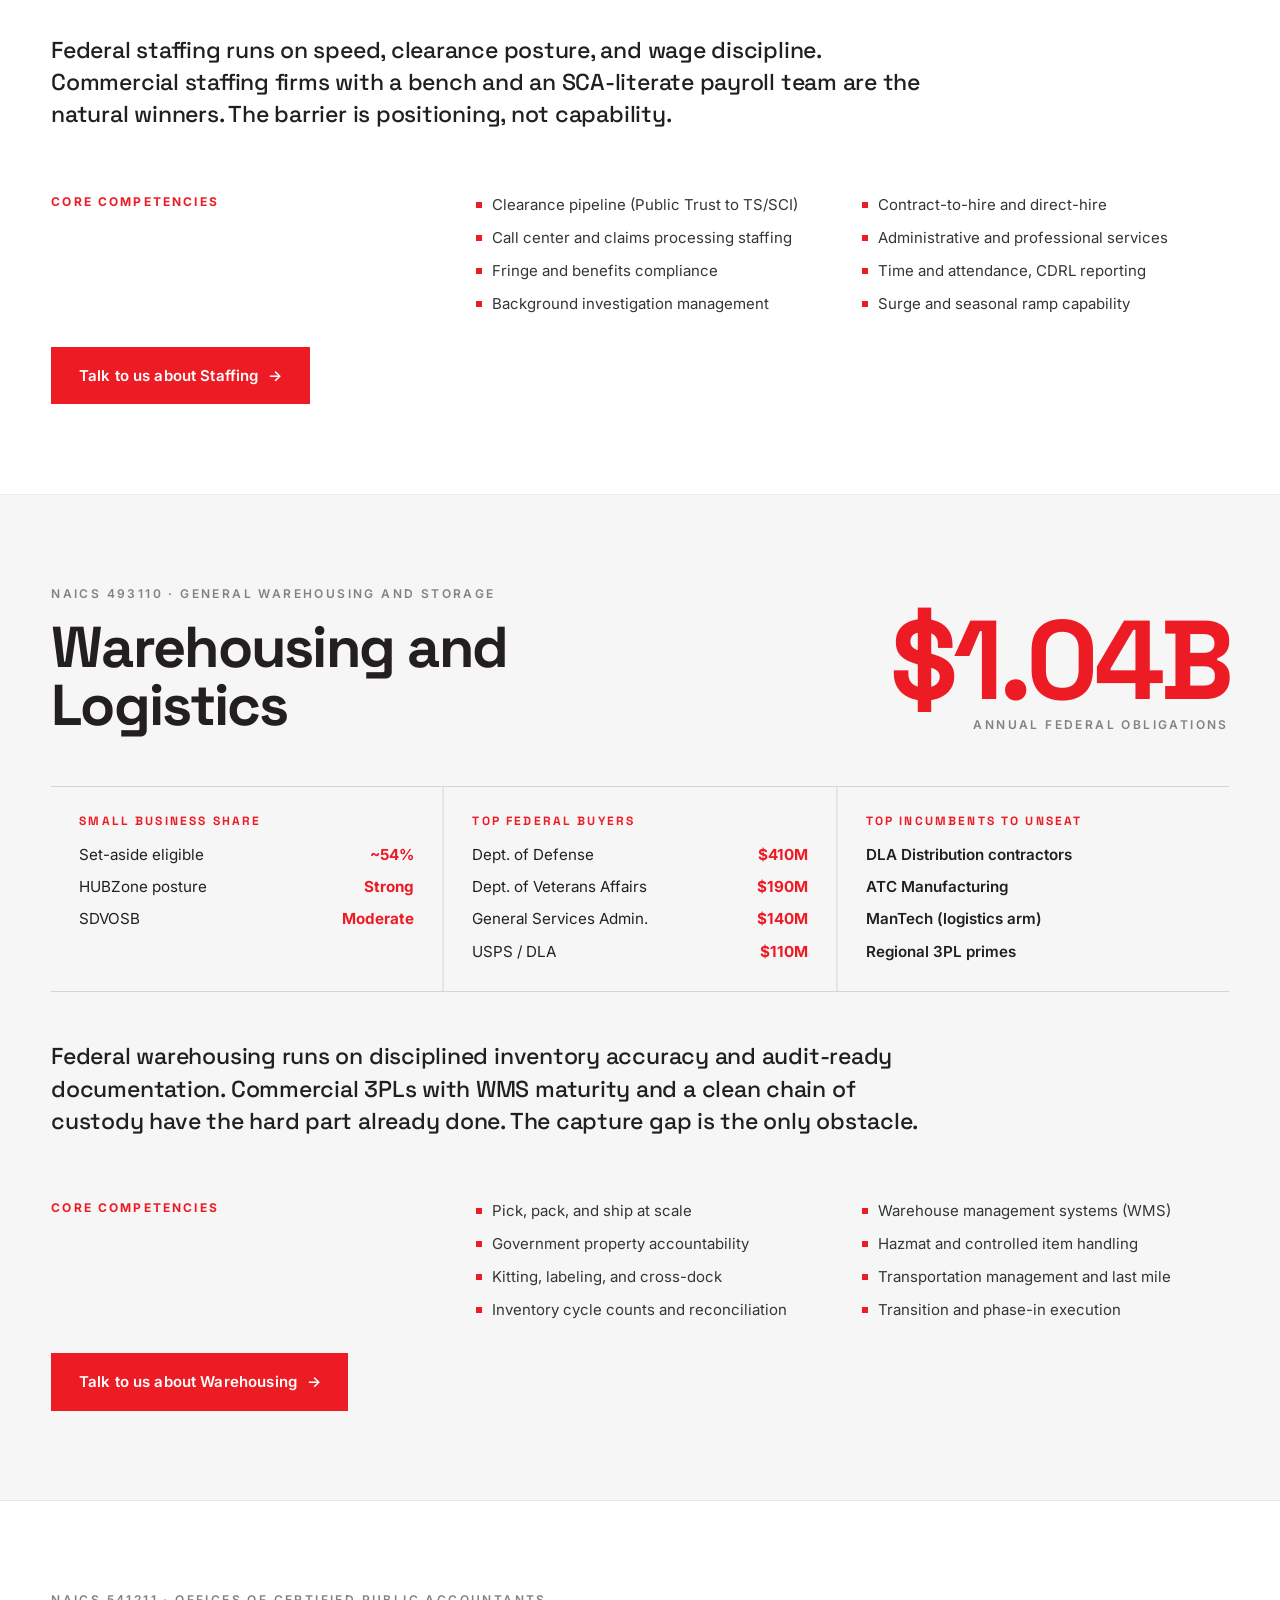
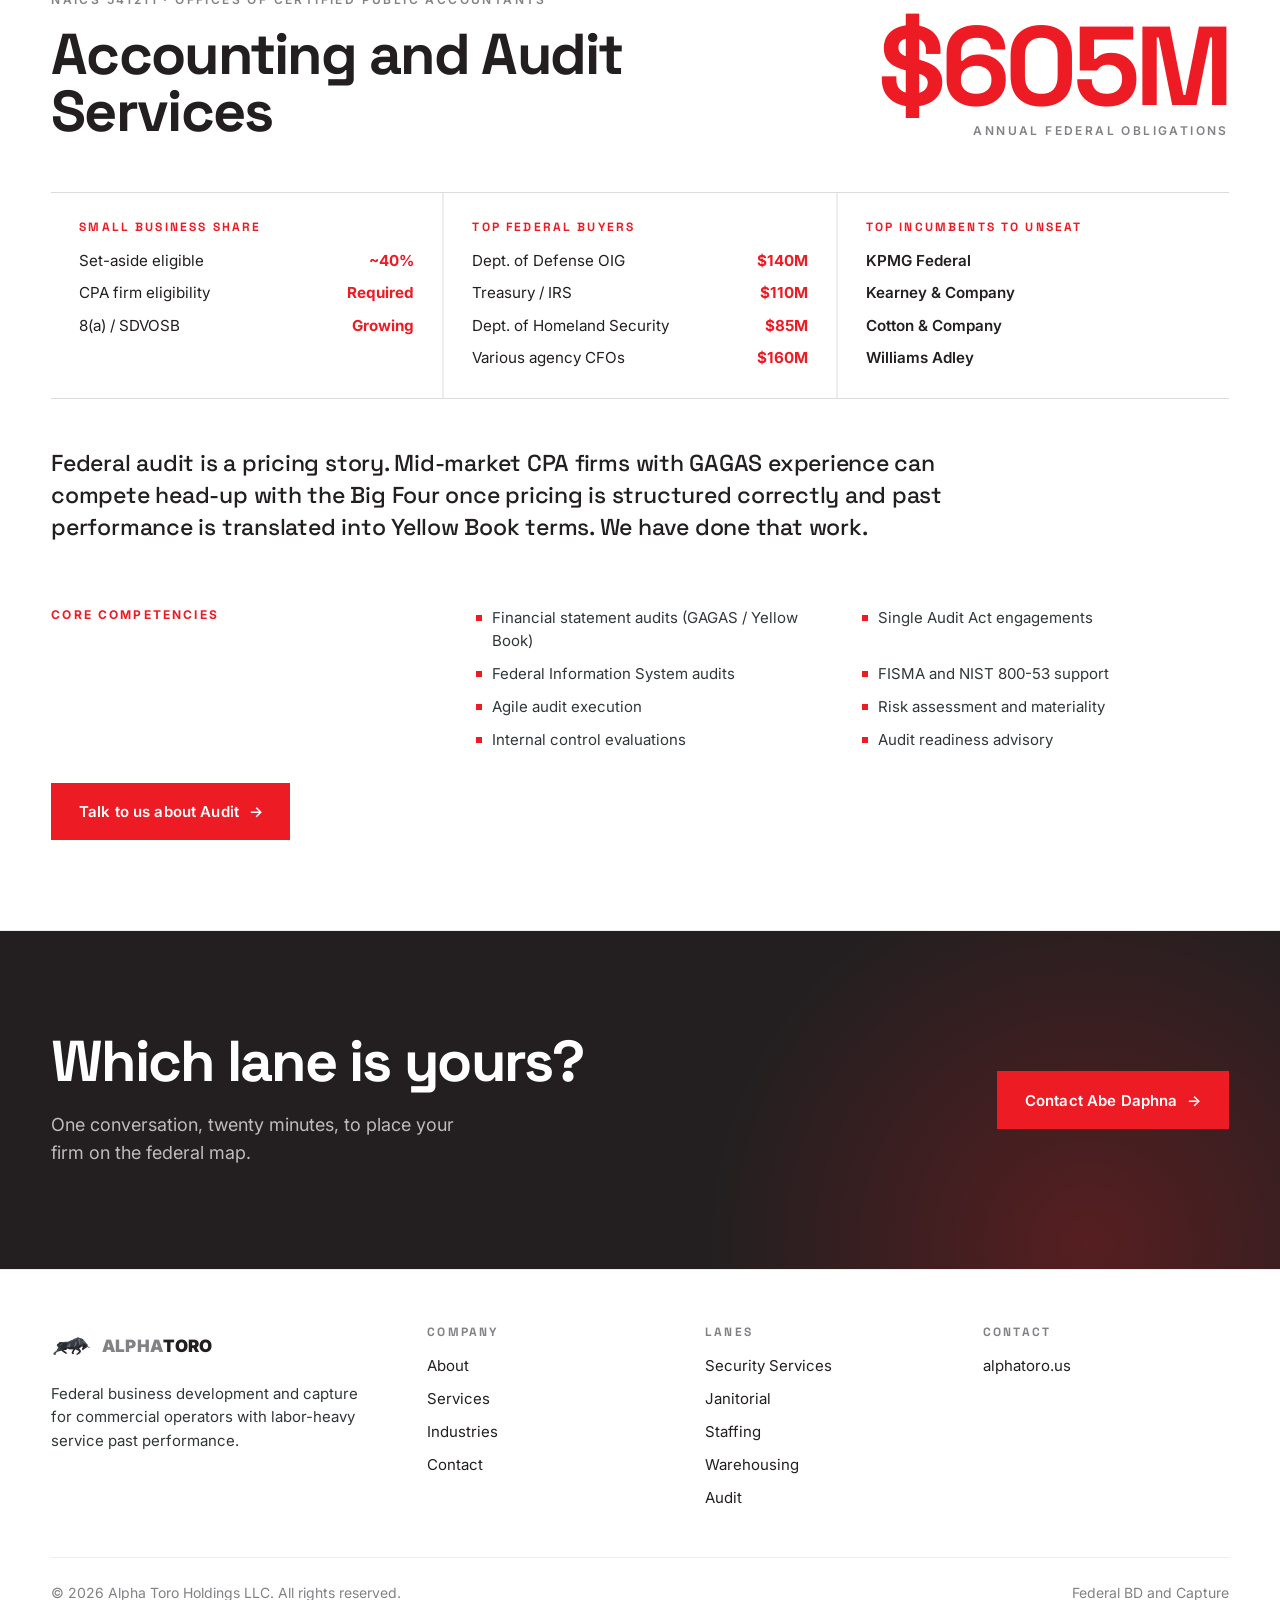
<file: alphatoro/industries.html>
<!DOCTYPE html>
<html lang="en">
<head>
<meta charset="UTF-8">
<meta name="viewport" content="width=device-width, initial-scale=1.0">
<title>Industries — ALPHATORO</title>
<meta name="description" content="Five federal service lanes. $12.2 billion in demand. Security, janitorial, staffing, warehousing, and audit.">
<link rel="icon" type="image/png" sizes="32x32" href="assets/favicon-32.png">
<link rel="shortcut icon" href="favicon.ico">
<link rel="apple-touch-icon" href="assets/apple-touch-icon.png">
<link rel="preconnect" href="https://fonts.googleapis.com">
<link rel="preconnect" href="https://fonts.gstatic.com" crossorigin>
<link href="https://fonts.googleapis.com/css2?family=Inter:wght@400;500;600;700;800&family=Space+Grotesk:wght@500;600;700&display=swap" rel="stylesheet">
<link rel="stylesheet" href="styles.css">
</head>
<body>

<header class="nav">
  <div class="container nav__inner">
    <a href="index.html" class="nav__logo" aria-label="ALPHATORO home">
      <img class="nav__logo-mark" src="assets/bull-icon.png" alt="">
      <span class="nav__logo-word"><span class="alpha">ALPHA</span><span class="toro">TORO</span></span>
    </a>
    <nav aria-label="Primary">
      <ul class="nav__links">
        <li><a href="index.html">Home</a></li>
        <li><a href="about.html">About</a></li>
        <li><a href="services.html">Services</a></li>
        <li><a href="industries.html" aria-current="page">Industries</a></li>
      </ul>
    </nav>
    <a href="contact.html" class="btn btn--red btn--small nav__cta">Contact <span class="arrow" aria-hidden="true">→</span></a>
    <button class="nav__toggle" aria-label="Toggle menu" aria-expanded="false"><span></span></button>
  </div>
</header>

<section class="page-hero">
  <div class="container">
    <div class="kicker kicker--red page-hero__kicker" data-reveal>INDUSTRIES</div>
    <h1 class="page-hero__headline" data-reveal>Five lanes. $12.2B in federal demand.</h1>
    <p class="page-hero__sub" data-reveal>
      These are the labor-heavy services categories where federal agencies already spend aggressively, where commercial operators have transferable past performance, and where the set-aside calendar rewards disciplined capture.
    </p>
  </div>
</section>

<div class="industries-nav">
  <div class="container" style="display:flex; gap:.5rem; overflow-x:auto;">
    <a href="#security" class="active">Security · $7.55B</a>
    <a href="#janitorial">Janitorial · $1.70B</a>
    <a href="#staffing">Staffing · $1.33B</a>
    <a href="#logistics">Warehousing · $1.04B</a>
    <a href="#audit">Audit · $605M</a>
  </div>
</div>

<!-- ===== SECURITY ===== -->
<section class="industry" id="security">
  <div class="container">
    <div class="industry__header">
      <div data-reveal>
        <div class="industry__naics">NAICS 561612 · Security Services</div>
        <h2 class="industry__name">Security Services</h2>
      </div>
      <div class="industry__size" data-reveal>
        <div class="industry__size-number">$7.55B</div>
        <div class="industry__size-label">Annual Federal Obligations</div>
      </div>
    </div>

    <div class="industry__grid">
      <div class="industry__cell" data-reveal>
        <h4>Small Business Share</h4>
        <ul>
          <li><span>Set-aside eligible</span><span>~58%</span></li>
          <li><span>8(a) friendly</span><span>High</span></li>
          <li><span>HUBZone potential</span><span>Moderate</span></li>
        </ul>
      </div>
      <div class="industry__cell" data-reveal>
        <h4>Top Federal Buyers</h4>
        <ul>
          <li><span>Dept. of Homeland Security</span><span>$2.1B</span></li>
          <li><span>Dept. of Defense</span><span>$1.8B</span></li>
          <li><span>Dept. of Veterans Affairs</span><span>$820M</span></li>
          <li><span>Dept. of State</span><span>$610M</span></li>
        </ul>
      </div>
      <div class="industry__cell" data-reveal>
        <h4>Top Incumbents to Unseat</h4>
        <ul>
          <li><strong>Allied Universal</strong></li>
          <li><strong>Securitas Critical Infrastructure</strong></li>
          <li><strong>Paragon Systems</strong></li>
          <li><strong>Triple Canopy / Constellis</strong></li>
        </ul>
      </div>
    </div>

    <div class="industry__thesis" data-reveal>
      <p>Federal guard force work rewards operators who already run at scale commercially. The margins are thin, the wage determinations are exacting, and the incumbents have grown comfortable. A disciplined price, clean staffing plan, and transition-ready ops book wins.</p>
    </div>

    <div class="industry__comp-wrap">
      <div class="industry__comp-title" data-reveal>Core Competencies</div>
      <ul class="industry__comps" data-reveal>
        <li>Armed and unarmed guard deployment</li>
        <li>Federal clearance management (Secret, TS)</li>
        <li>SCA Wage Determination compliance</li>
        <li>Access control and visitor management</li>
        <li>CCTV and electronic security integration</li>
        <li>24/7/365 dispatch and command center</li>
        <li>Emergency response and use-of-force policy</li>
        <li>Transition and phase-in execution</li>
      </ul>
    </div>

    <a href="contact.html" class="btn btn--red" style="margin-top:2rem;" data-reveal>Talk to us about Security <span class="arrow" aria-hidden="true">→</span></a>
  </div>
</section>

<!-- ===== JANITORIAL ===== -->
<section class="industry" id="janitorial">
  <div class="container">
    <div class="industry__header">
      <div data-reveal>
        <div class="industry__naics">NAICS 561720 · Janitorial Services</div>
        <h2 class="industry__name">Janitorial and Facility Services</h2>
      </div>
      <div class="industry__size" data-reveal>
        <div class="industry__size-number">$1.70B</div>
        <div class="industry__size-label">Annual Federal Obligations</div>
      </div>
    </div>

    <div class="industry__grid">
      <div class="industry__cell" data-reveal>
        <h4>Small Business Share</h4>
        <ul>
          <li><span>Set-aside eligible</span><span>~72%</span></li>
          <li><span>AbilityOne presence</span><span>High</span></li>
          <li><span>8(a) / SDVOSB</span><span>Strong</span></li>
        </ul>
      </div>
      <div class="industry__cell" data-reveal>
        <h4>Top Federal Buyers</h4>
        <ul>
          <li><span>General Services Admin.</span><span>$480M</span></li>
          <li><span>Dept. of Defense</span><span>$420M</span></li>
          <li><span>Dept. of Veterans Affairs</span><span>$310M</span></li>
          <li><span>Dept. of Homeland Security</span><span>$160M</span></li>
        </ul>
      </div>
      <div class="industry__cell" data-reveal>
        <h4>Top Incumbents to Unseat</h4>
        <ul>
          <li><strong>ABM Industries</strong></li>
          <li><strong>SMS Holdings</strong></li>
          <li><strong>Didlake</strong></li>
          <li><strong>GSA-SIN small-biz holders</strong></li>
        </ul>
      </div>
    </div>

    <div class="industry__thesis" data-reveal>
      <p>Recurring janitorial work under long-cycle IDIQs rewards commercial operators who already run predictable route-based labor. The margins are real when pricing is clean and supervisor ratios are defended. Set-aside runway is wide.</p>
    </div>

    <div class="industry__comp-wrap">
      <div class="industry__comp-title" data-reveal>Core Competencies</div>
      <ul class="industry__comps" data-reveal>
        <li>Day cleaning and after-hours crews</li>
        <li>Floor care, carpet, and specialty surfaces</li>
        <li>Restroom and breakroom disinfection</li>
        <li>LEED and green cleaning protocols</li>
        <li>Supply inventory and consumables</li>
        <li>Quality control and CDRL reporting</li>
        <li>SCA wage and health and welfare</li>
        <li>Multi-site route optimization</li>
      </ul>
    </div>

    <a href="contact.html" class="btn btn--red" style="margin-top:2rem;" data-reveal>Talk to us about Janitorial <span class="arrow" aria-hidden="true">→</span></a>
  </div>
</section>

<!-- ===== STAFFING ===== -->
<section class="industry" id="staffing">
  <div class="container">
    <div class="industry__header">
      <div data-reveal>
        <div class="industry__naics">NAICS 561320 · Temporary Help Services</div>
        <h2 class="industry__name">Personnel and Staffing Services</h2>
      </div>
      <div class="industry__size" data-reveal>
        <div class="industry__size-number">$1.33B</div>
        <div class="industry__size-label">Annual Federal Obligations</div>
      </div>
    </div>

    <div class="industry__grid">
      <div class="industry__cell" data-reveal>
        <h4>Small Business Share</h4>
        <ul>
          <li><span>Set-aside eligible</span><span>~48%</span></li>
          <li><span>Clearance-ready pool</span><span>Critical</span></li>
          <li><span>SDVOSB / 8(a)</span><span>Strong</span></li>
        </ul>
      </div>
      <div class="industry__cell" data-reveal>
        <h4>Top Federal Buyers</h4>
        <ul>
          <li><span>Dept. of Defense</span><span>$420M</span></li>
          <li><span>Dept. of Health &amp; Human Svcs</span><span>$260M</span></li>
          <li><span>Social Security Admin.</span><span>$190M</span></li>
          <li><span>Dept. of Treasury</span><span>$130M</span></li>
        </ul>
      </div>
      <div class="industry__cell" data-reveal>
        <h4>Top Incumbents to Unseat</h4>
        <ul>
          <li><strong>Chenega</strong></li>
          <li><strong>Akima</strong></li>
          <li><strong>ManTech</strong></li>
          <li><strong>Various staffing 8(a)s</strong></li>
        </ul>
      </div>
    </div>

    <div class="industry__thesis" data-reveal>
      <p>Federal staffing runs on speed, clearance posture, and wage discipline. Commercial staffing firms with a bench and an SCA-literate payroll team are the natural winners. The barrier is positioning, not capability.</p>
    </div>

    <div class="industry__comp-wrap">
      <div class="industry__comp-title" data-reveal>Core Competencies</div>
      <ul class="industry__comps" data-reveal>
        <li>Clearance pipeline (Public Trust to TS/SCI)</li>
        <li>Contract-to-hire and direct-hire</li>
        <li>Call center and claims processing staffing</li>
        <li>Administrative and professional services</li>
        <li>Fringe and benefits compliance</li>
        <li>Time and attendance, CDRL reporting</li>
        <li>Background investigation management</li>
        <li>Surge and seasonal ramp capability</li>
      </ul>
    </div>

    <a href="contact.html" class="btn btn--red" style="margin-top:2rem;" data-reveal>Talk to us about Staffing <span class="arrow" aria-hidden="true">→</span></a>
  </div>
</section>

<!-- ===== LOGISTICS ===== -->
<section class="industry" id="logistics">
  <div class="container">
    <div class="industry__header">
      <div data-reveal>
        <div class="industry__naics">NAICS 493110 · General Warehousing and Storage</div>
        <h2 class="industry__name">Warehousing and Logistics</h2>
      </div>
      <div class="industry__size" data-reveal>
        <div class="industry__size-number">$1.04B</div>
        <div class="industry__size-label">Annual Federal Obligations</div>
      </div>
    </div>

    <div class="industry__grid">
      <div class="industry__cell" data-reveal>
        <h4>Small Business Share</h4>
        <ul>
          <li><span>Set-aside eligible</span><span>~54%</span></li>
          <li><span>HUBZone posture</span><span>Strong</span></li>
          <li><span>SDVOSB</span><span>Moderate</span></li>
        </ul>
      </div>
      <div class="industry__cell" data-reveal>
        <h4>Top Federal Buyers</h4>
        <ul>
          <li><span>Dept. of Defense</span><span>$410M</span></li>
          <li><span>Dept. of Veterans Affairs</span><span>$190M</span></li>
          <li><span>General Services Admin.</span><span>$140M</span></li>
          <li><span>USPS / DLA</span><span>$110M</span></li>
        </ul>
      </div>
      <div class="industry__cell" data-reveal>
        <h4>Top Incumbents to Unseat</h4>
        <ul>
          <li><strong>DLA Distribution contractors</strong></li>
          <li><strong>ATC Manufacturing</strong></li>
          <li><strong>ManTech (logistics arm)</strong></li>
          <li><strong>Regional 3PL primes</strong></li>
        </ul>
      </div>
    </div>

    <div class="industry__thesis" data-reveal>
      <p>Federal warehousing runs on disciplined inventory accuracy and audit-ready documentation. Commercial 3PLs with WMS maturity and a clean chain of custody have the hard part already done. The capture gap is the only obstacle.</p>
    </div>

    <div class="industry__comp-wrap">
      <div class="industry__comp-title" data-reveal>Core Competencies</div>
      <ul class="industry__comps" data-reveal>
        <li>Pick, pack, and ship at scale</li>
        <li>Warehouse management systems (WMS)</li>
        <li>Government property accountability</li>
        <li>Hazmat and controlled item handling</li>
        <li>Kitting, labeling, and cross-dock</li>
        <li>Transportation management and last mile</li>
        <li>Inventory cycle counts and reconciliation</li>
        <li>Transition and phase-in execution</li>
      </ul>
    </div>

    <a href="contact.html" class="btn btn--red" style="margin-top:2rem;" data-reveal>Talk to us about Warehousing <span class="arrow" aria-hidden="true">→</span></a>
  </div>
</section>

<!-- ===== AUDIT ===== -->
<section class="industry" id="audit">
  <div class="container">
    <div class="industry__header">
      <div data-reveal>
        <div class="industry__naics">NAICS 541211 · Offices of Certified Public Accountants</div>
        <h2 class="industry__name">Accounting and Audit Services</h2>
      </div>
      <div class="industry__size" data-reveal>
        <div class="industry__size-number">$605M</div>
        <div class="industry__size-label">Annual Federal Obligations</div>
      </div>
    </div>

    <div class="industry__grid">
      <div class="industry__cell" data-reveal>
        <h4>Small Business Share</h4>
        <ul>
          <li><span>Set-aside eligible</span><span>~40%</span></li>
          <li><span>CPA firm eligibility</span><span>Required</span></li>
          <li><span>8(a) / SDVOSB</span><span>Growing</span></li>
        </ul>
      </div>
      <div class="industry__cell" data-reveal>
        <h4>Top Federal Buyers</h4>
        <ul>
          <li><span>Dept. of Defense OIG</span><span>$140M</span></li>
          <li><span>Treasury / IRS</span><span>$110M</span></li>
          <li><span>Dept. of Homeland Security</span><span>$85M</span></li>
          <li><span>Various agency CFOs</span><span>$160M</span></li>
        </ul>
      </div>
      <div class="industry__cell" data-reveal>
        <h4>Top Incumbents to Unseat</h4>
        <ul>
          <li><strong>KPMG Federal</strong></li>
          <li><strong>Kearney &amp; Company</strong></li>
          <li><strong>Cotton &amp; Company</strong></li>
          <li><strong>Williams Adley</strong></li>
        </ul>
      </div>
    </div>

    <div class="industry__thesis" data-reveal>
      <p>Federal audit is a pricing story. Mid-market CPA firms with GAGAS experience can compete head-up with the Big Four once pricing is structured correctly and past performance is translated into Yellow Book terms. We have done that work.</p>
    </div>

    <div class="industry__comp-wrap">
      <div class="industry__comp-title" data-reveal>Core Competencies</div>
      <ul class="industry__comps" data-reveal>
        <li>Financial statement audits (GAGAS / Yellow Book)</li>
        <li>Single Audit Act engagements</li>
        <li>Federal Information System audits</li>
        <li>FISMA and NIST 800-53 support</li>
        <li>Agile audit execution</li>
        <li>Risk assessment and materiality</li>
        <li>Internal control evaluations</li>
        <li>Audit readiness advisory</li>
      </ul>
    </div>

    <a href="contact.html" class="btn btn--red" style="margin-top:2rem;" data-reveal>Talk to us about Audit <span class="arrow" aria-hidden="true">→</span></a>
  </div>
</section>

<section class="cta-band">
  <div class="container cta-band__inner">
    <div data-reveal>
      <h2>Which lane is yours?</h2>
      <p>One conversation, twenty minutes, to place your firm on the federal map.</p>
    </div>
    <div class="cta-band__actions" data-reveal>
      <a href="contact.html" class="btn btn--red">Contact Abe Daphna <span class="arrow" aria-hidden="true">→</span></a>
    </div>
  </div>
</section>

<footer class="footer">
  <div class="container">
    <div class="footer__top">
      <div class="footer__brand">
        <a href="index.html" class="nav__logo" aria-label="ALPHATORO home">
          <img class="nav__logo-mark" src="assets/bull-icon.png" alt="">
          <span class="nav__logo-word"><span class="alpha">ALPHA</span><span class="toro">TORO</span></span>
        </a>
        <p>Federal business development and capture for commercial operators with labor-heavy service past performance.</p>
      </div>
      <div class="footer__col">
        <h4>Company</h4>
        <ul>
          <li><a href="about.html">About</a></li>
          <li><a href="services.html">Services</a></li>
          <li><a href="industries.html">Industries</a></li>
          <li><a href="contact.html">Contact</a></li>
        </ul>
      </div>
      <div class="footer__col">
        <h4>Lanes</h4>
        <ul>
          <li><a href="industries.html#security">Security Services</a></li>
          <li><a href="industries.html#janitorial">Janitorial</a></li>
          <li><a href="industries.html#staffing">Staffing</a></li>
          <li><a href="industries.html#logistics">Warehousing</a></li>
          <li><a href="industries.html#audit">Audit</a></li>
        </ul>
      </div>
      <div class="footer__col">
        <h4>Contact</h4>
        <ul>
          <li><a href="https://alphatoro.us">alphatoro.us</a></li>
        </ul>
      </div>
    </div>
    <div class="footer__bottom">
      <span>© 2026 Alpha Toro Holdings LLC. All rights reserved.</span>
      <span>Federal BD and Capture</span>
    </div>
  </div>
</footer>

<script src="script.js"></script>
</body>
</html>
</file>
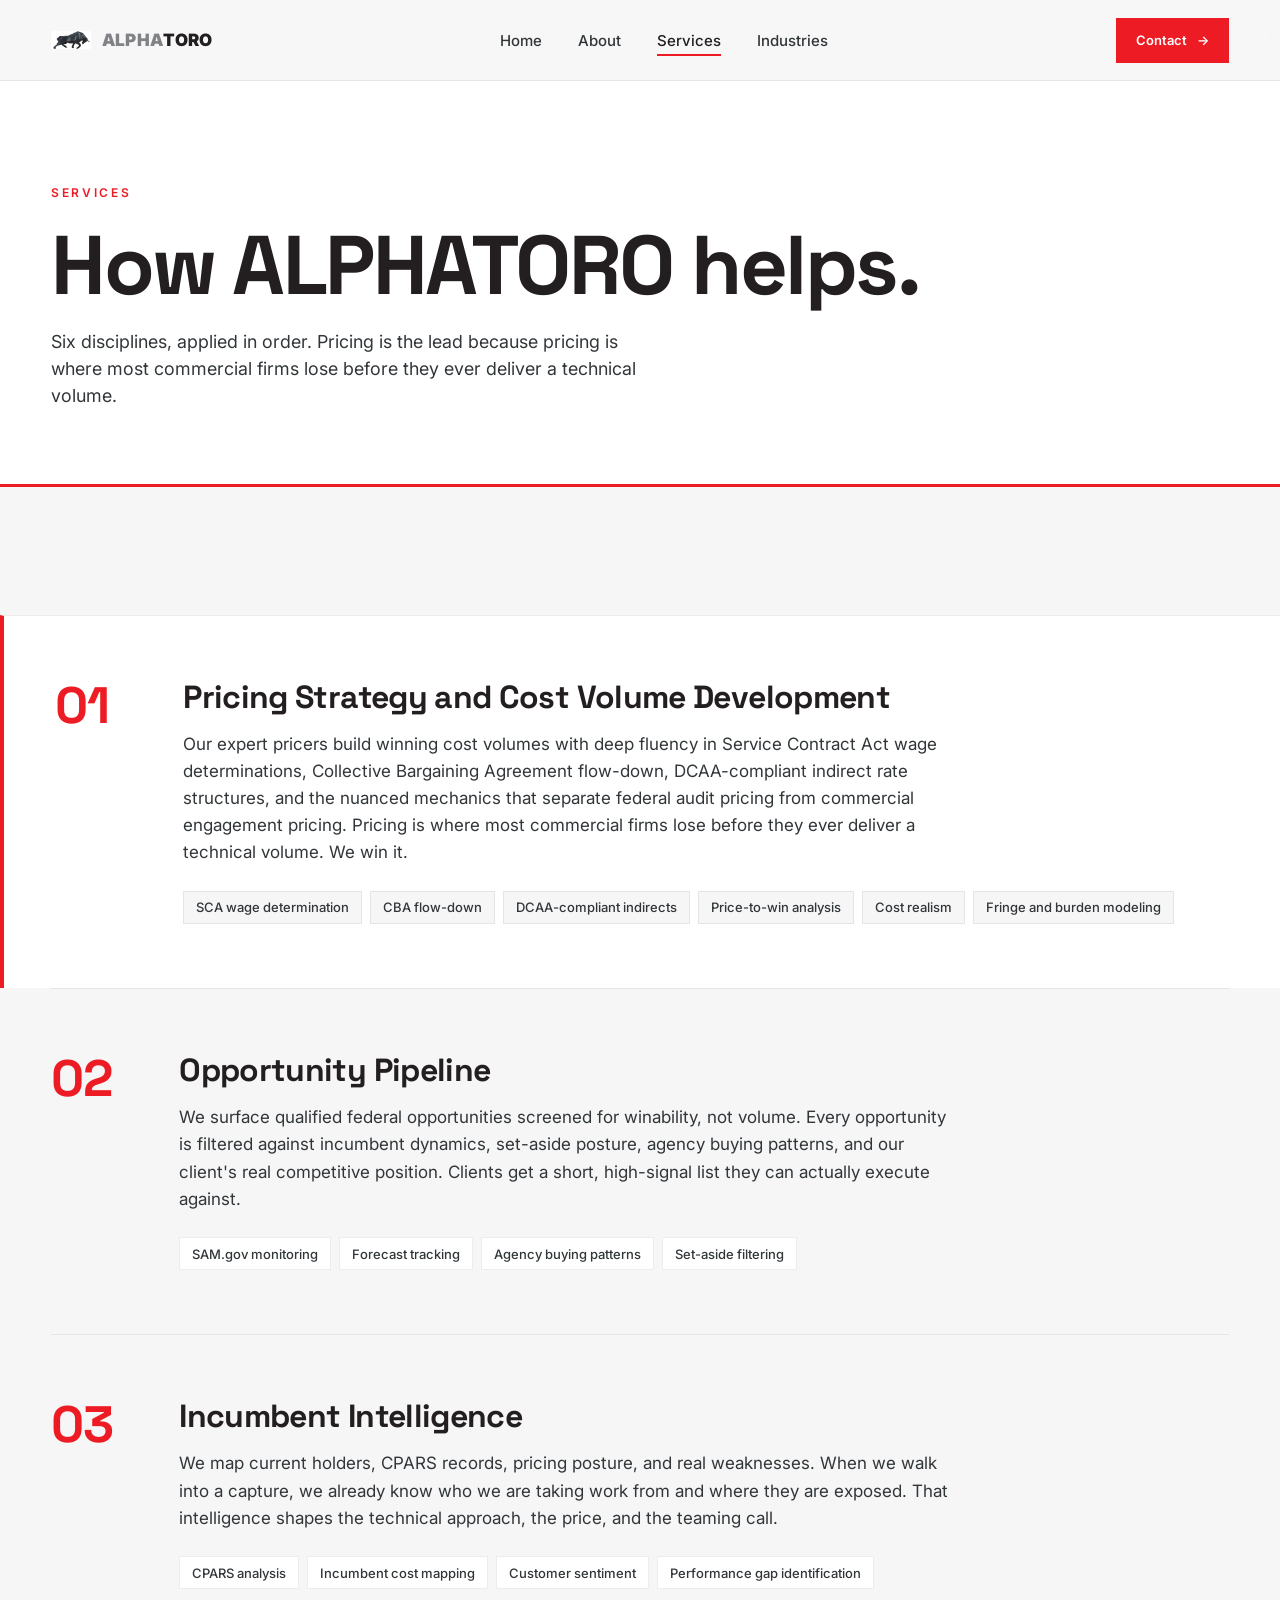
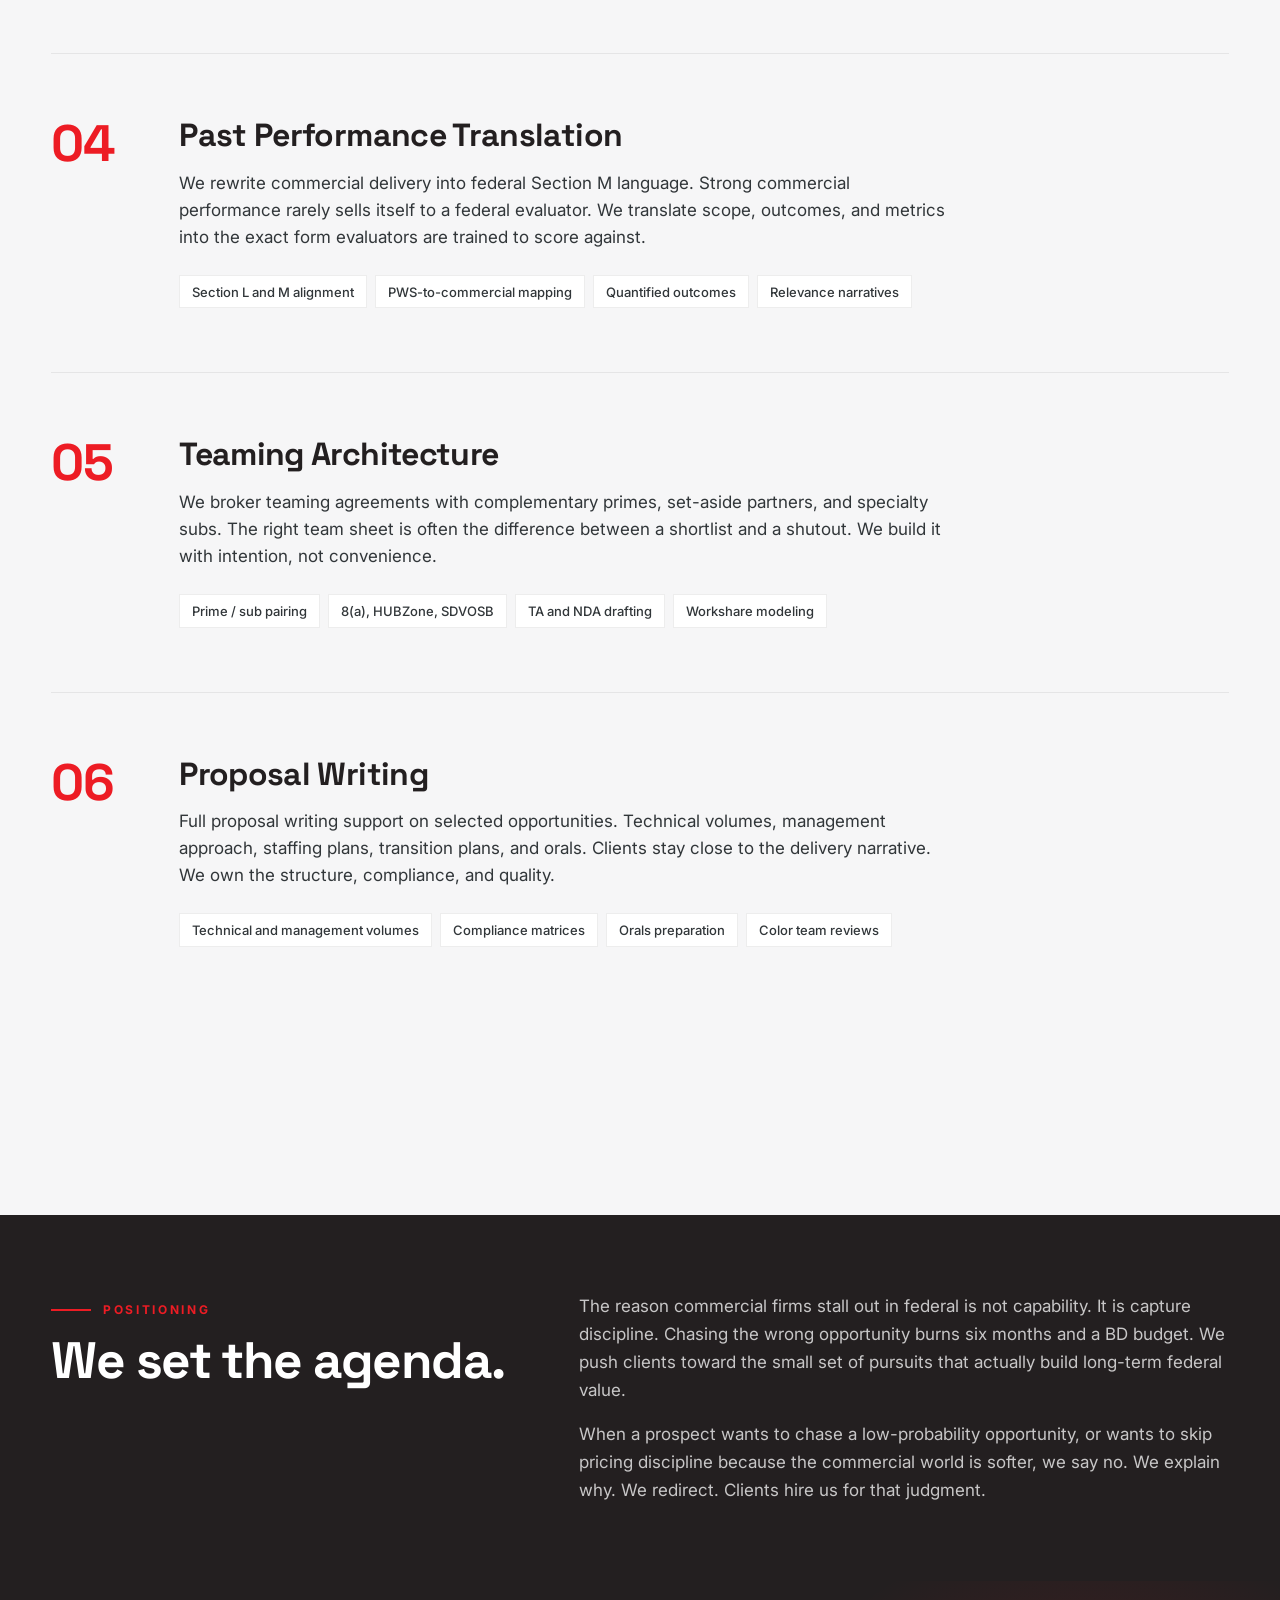
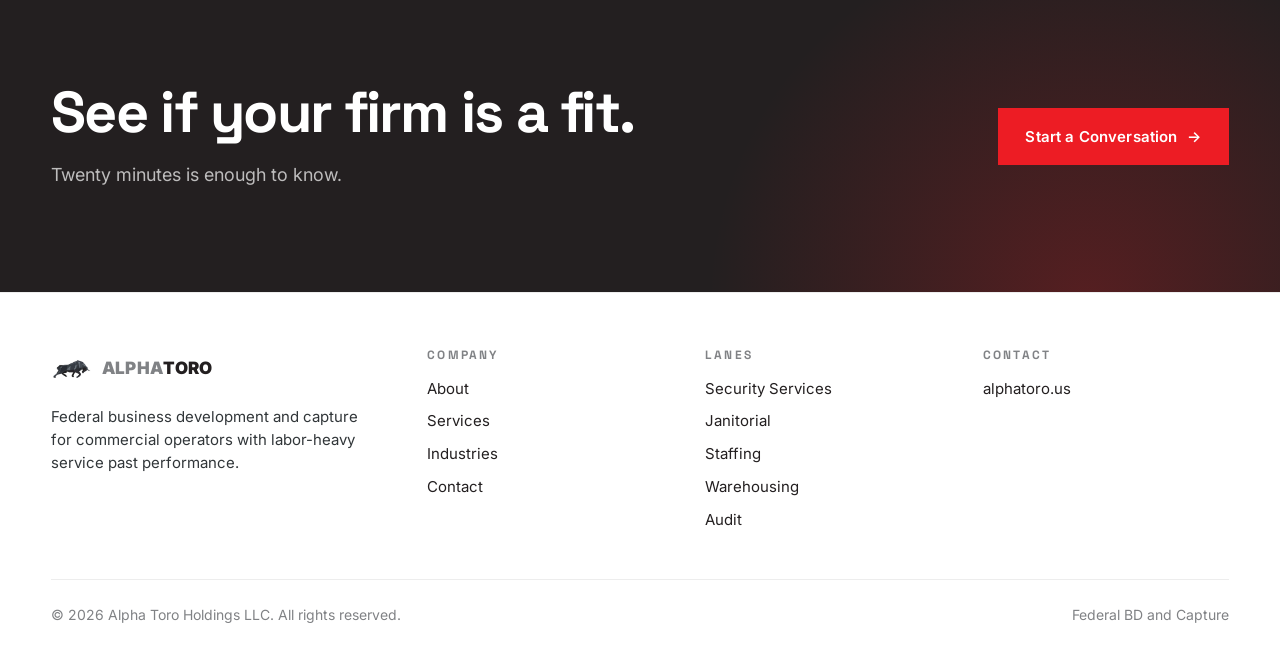
<file: alphatoro/services.html>
<!DOCTYPE html>
<html lang="en">
<head>
<meta charset="UTF-8">
<meta name="viewport" content="width=device-width, initial-scale=1.0">
<title>Services — ALPHATORO</title>
<meta name="description" content="How ALPHATORO helps: pricing, pipeline, incumbent intelligence, past performance translation, teaming, and proposal writing.">
<link rel="icon" type="image/png" sizes="32x32" href="assets/favicon-32.png">
<link rel="shortcut icon" href="favicon.ico">
<link rel="apple-touch-icon" href="assets/apple-touch-icon.png">
<link rel="preconnect" href="https://fonts.googleapis.com">
<link rel="preconnect" href="https://fonts.gstatic.com" crossorigin>
<link href="https://fonts.googleapis.com/css2?family=Inter:wght@400;500;600;700;800&family=Space+Grotesk:wght@500;600;700&display=swap" rel="stylesheet">
<link rel="stylesheet" href="styles.css">
</head>
<body>

<header class="nav">
  <div class="container nav__inner">
    <a href="index.html" class="nav__logo" aria-label="ALPHATORO home">
      <img class="nav__logo-mark" src="assets/bull-icon.png" alt="">
      <span class="nav__logo-word"><span class="alpha">ALPHA</span><span class="toro">TORO</span></span>
    </a>
    <nav aria-label="Primary">
      <ul class="nav__links">
        <li><a href="index.html">Home</a></li>
        <li><a href="about.html">About</a></li>
        <li><a href="services.html" aria-current="page">Services</a></li>
        <li><a href="industries.html">Industries</a></li>
      </ul>
    </nav>
    <a href="contact.html" class="btn btn--red btn--small nav__cta">Contact <span class="arrow" aria-hidden="true">→</span></a>
    <button class="nav__toggle" aria-label="Toggle menu" aria-expanded="false"><span></span></button>
  </div>
</header>

<section class="page-hero">
  <div class="container">
    <div class="kicker kicker--red page-hero__kicker" data-reveal>SERVICES</div>
    <h1 class="page-hero__headline" data-reveal>How ALPHATORO helps.</h1>
    <p class="page-hero__sub" data-reveal>
      Six disciplines, applied in order. Pricing is the lead because pricing is where most commercial firms lose before they ever deliver a technical volume.
    </p>
  </div>
</section>

<section class="services">
  <div class="container">

    <article class="service-block service-block--lead" id="pricing" data-reveal>
      <div class="service-block__num">01</div>
      <div>
        <h2 class="service-block__title">Pricing Strategy and Cost Volume Development</h2>
        <p class="service-block__body">
          Our expert pricers build winning cost volumes with deep fluency in Service Contract Act wage determinations, Collective Bargaining Agreement flow-down, DCAA-compliant indirect rate structures, and the nuanced mechanics that separate federal audit pricing from commercial engagement pricing. Pricing is where most commercial firms lose before they ever deliver a technical volume. We win it.
        </p>
        <ul class="service-block__tags">
          <li>SCA wage determination</li>
          <li>CBA flow-down</li>
          <li>DCAA-compliant indirects</li>
          <li>Price-to-win analysis</li>
          <li>Cost realism</li>
          <li>Fringe and burden modeling</li>
        </ul>
      </div>
    </article>

    <article class="service-block" id="pipeline" data-reveal>
      <div class="service-block__num">02</div>
      <div>
        <h2 class="service-block__title">Opportunity Pipeline</h2>
        <p class="service-block__body">
          We surface qualified federal opportunities screened for winability, not volume. Every opportunity is filtered against incumbent dynamics, set-aside posture, agency buying patterns, and our client's real competitive position. Clients get a short, high-signal list they can actually execute against.
        </p>
        <ul class="service-block__tags">
          <li>SAM.gov monitoring</li>
          <li>Forecast tracking</li>
          <li>Agency buying patterns</li>
          <li>Set-aside filtering</li>
        </ul>
      </div>
    </article>

    <article class="service-block" id="incumbent" data-reveal>
      <div class="service-block__num">03</div>
      <div>
        <h2 class="service-block__title">Incumbent Intelligence</h2>
        <p class="service-block__body">
          We map current holders, CPARS records, pricing posture, and real weaknesses. When we walk into a capture, we already know who we are taking work from and where they are exposed. That intelligence shapes the technical approach, the price, and the teaming call.
        </p>
        <ul class="service-block__tags">
          <li>CPARS analysis</li>
          <li>Incumbent cost mapping</li>
          <li>Customer sentiment</li>
          <li>Performance gap identification</li>
        </ul>
      </div>
    </article>

    <article class="service-block" id="past-performance" data-reveal>
      <div class="service-block__num">04</div>
      <div>
        <h2 class="service-block__title">Past Performance Translation</h2>
        <p class="service-block__body">
          We rewrite commercial delivery into federal Section M language. Strong commercial performance rarely sells itself to a federal evaluator. We translate scope, outcomes, and metrics into the exact form evaluators are trained to score against.
        </p>
        <ul class="service-block__tags">
          <li>Section L and M alignment</li>
          <li>PWS-to-commercial mapping</li>
          <li>Quantified outcomes</li>
          <li>Relevance narratives</li>
        </ul>
      </div>
    </article>

    <article class="service-block" id="teaming" data-reveal>
      <div class="service-block__num">05</div>
      <div>
        <h2 class="service-block__title">Teaming Architecture</h2>
        <p class="service-block__body">
          We broker teaming agreements with complementary primes, set-aside partners, and specialty subs. The right team sheet is often the difference between a shortlist and a shutout. We build it with intention, not convenience.
        </p>
        <ul class="service-block__tags">
          <li>Prime / sub pairing</li>
          <li>8(a), HUBZone, SDVOSB</li>
          <li>TA and NDA drafting</li>
          <li>Workshare modeling</li>
        </ul>
      </div>
    </article>

    <article class="service-block" id="proposal" data-reveal>
      <div class="service-block__num">06</div>
      <div>
        <h2 class="service-block__title">Proposal Writing</h2>
        <p class="service-block__body">
          Full proposal writing support on selected opportunities. Technical volumes, management approach, staffing plans, transition plans, and orals. Clients stay close to the delivery narrative. We own the structure, compliance, and quality.
        </p>
        <ul class="service-block__tags">
          <li>Technical and management volumes</li>
          <li>Compliance matrices</li>
          <li>Orals preparation</li>
          <li>Color team reviews</li>
        </ul>
      </div>
    </article>

  </div>
</section>

<section class="agenda-band">
  <div class="container agenda-band__grid">
    <div data-reveal>
      <div class="section-label" style="color: var(--red);">POSITIONING</div>
      <h2 style="margin-top:1rem;">We set the agenda.</h2>
    </div>
    <div data-reveal>
      <p>The reason commercial firms stall out in federal is not capability. It is capture discipline. Chasing the wrong opportunity burns six months and a BD budget. We push clients toward the small set of pursuits that actually build long-term federal value.</p>
      <p>When a prospect wants to chase a low-probability opportunity, or wants to skip pricing discipline because the commercial world is softer, we say no. We explain why. We redirect. Clients hire us for that judgment.</p>
    </div>
  </div>
</section>

<section class="cta-band">
  <div class="container cta-band__inner">
    <div data-reveal>
      <h2>See if your firm is a fit.</h2>
      <p>Twenty minutes is enough to know.</p>
    </div>
    <div class="cta-band__actions" data-reveal>
      <a href="contact.html" class="btn btn--red">Start a Conversation <span class="arrow" aria-hidden="true">→</span></a>
    </div>
  </div>
</section>

<footer class="footer">
  <div class="container">
    <div class="footer__top">
      <div class="footer__brand">
        <a href="index.html" class="nav__logo" aria-label="ALPHATORO home">
          <img class="nav__logo-mark" src="assets/bull-icon.png" alt="">
          <span class="nav__logo-word"><span class="alpha">ALPHA</span><span class="toro">TORO</span></span>
        </a>
        <p>Federal business development and capture for commercial operators with labor-heavy service past performance.</p>
      </div>
      <div class="footer__col">
        <h4>Company</h4>
        <ul>
          <li><a href="about.html">About</a></li>
          <li><a href="services.html">Services</a></li>
          <li><a href="industries.html">Industries</a></li>
          <li><a href="contact.html">Contact</a></li>
        </ul>
      </div>
      <div class="footer__col">
        <h4>Lanes</h4>
        <ul>
          <li><a href="industries.html#security">Security Services</a></li>
          <li><a href="industries.html#janitorial">Janitorial</a></li>
          <li><a href="industries.html#staffing">Staffing</a></li>
          <li><a href="industries.html#logistics">Warehousing</a></li>
          <li><a href="industries.html#audit">Audit</a></li>
        </ul>
      </div>
      <div class="footer__col">
        <h4>Contact</h4>
        <ul>
          <li><a href="https://alphatoro.us">alphatoro.us</a></li>
        </ul>
      </div>
    </div>
    <div class="footer__bottom">
      <span>© 2026 Alpha Toro Holdings LLC. All rights reserved.</span>
      <span>Federal BD and Capture</span>
    </div>
  </div>
</footer>

<script src="script.js"></script>
</body>
</html>
</file>
<file: alphatoro/styles.css>
/* =========================================================
   ALPHATORO — Design System
   Built against ALPHATORO Brand Guidelines 2024
   ========================================================= */

:root {
  /* Palette — exact hex codes from ALPHATORO Brand Guidelines 2024 */
  --black: #231F20;          /* TYPE */
  --charcoal: #313639;       /* Taurus deep */
  --graphite: #3D4249;       /* Taurus body */
  --slate: #5C6268;          /* Taurus mid */
  --stone: #767C80;          /* Taurus light */
  --silver: #808285;         /* Brand silver */
  --silver-light: #B8BCBC;
  --red: #ED1C24;            /* EYE */
  --red-dark: #C01218;
  --off-white: #F6F6F7;
  --white: #FFFFFF;
  --rule: rgba(35, 31, 32, 0.08);

  /* Type scale */
  --f-display: clamp(3.25rem, 9vw, 8.5rem);
  --f-hero: clamp(2.5rem, 6.5vw, 6rem);
  --f-h1: clamp(2rem, 4.5vw, 4rem);
  --f-h2: clamp(1.5rem, 3vw, 2.5rem);
  --f-h3: clamp(1.25rem, 2vw, 1.75rem);
  --f-body: 1.0625rem;
  --f-small: 0.875rem;
  --f-tiny: 0.75rem;

  /* Massive numbers */
  --f-mega: clamp(4rem, 14vw, 11rem);
  --f-big-number: clamp(2.75rem, 6vw, 5.5rem);

  /* Layout */
  --max-w: 1440px;
  --gutter: clamp(1.25rem, 4vw, 4rem);
  --section-y: clamp(4rem, 10vw, 9rem);
}

* { box-sizing: border-box; margin: 0; padding: 0; }

html { scroll-behavior: smooth; -webkit-text-size-adjust: 100%; }

body {
  /* Body copy close to Helvetica Regular per brand guidelines, with Inter as the screen-optimized primary */
  font-family: 'Inter', 'Helvetica Neue', Helvetica, Arial, sans-serif;
  font-size: var(--f-body);
  line-height: 1.55;
  color: var(--black);
  background: var(--off-white);
  -webkit-font-smoothing: antialiased;
  -moz-osx-font-smoothing: grayscale;
  overflow-x: hidden;
}

img, svg { display: block; max-width: 100%; }

a { color: inherit; text-decoration: none; }

::selection { background: var(--red); color: var(--white); }

/* =========================================================
   Typography
   ========================================================= */

h1, h2, h3, h4 {
  font-family: 'Space Grotesk', 'Inter', sans-serif;
  font-weight: 700;
  letter-spacing: -0.025em;
  line-height: 1;
  color: var(--black);
}

.display {
  font-family: 'Space Grotesk', 'Inter', sans-serif;
  font-size: var(--f-display);
  font-weight: 700;
  letter-spacing: -0.035em;
  line-height: 0.92;
}

.hero-headline {
  font-family: 'Space Grotesk', 'Inter', sans-serif;
  font-size: var(--f-hero);
  font-weight: 700;
  letter-spacing: -0.03em;
  line-height: 0.95;
}

.kicker {
  font-size: var(--f-tiny);
  font-weight: 600;
  letter-spacing: 0.22em;
  text-transform: uppercase;
  color: var(--silver);
}

.kicker--red { color: var(--red); }

.section-label {
  display: inline-flex;
  align-items: center;
  gap: 0.75rem;
  font-size: var(--f-tiny);
  font-weight: 700;
  letter-spacing: 0.22em;
  text-transform: uppercase;
  color: var(--red);
}

.section-label::before {
  content: '';
  width: 2.5rem;
  height: 2px;
  background: var(--red);
}

.mega-number {
  font-family: 'Space Grotesk', 'Inter', sans-serif;
  font-size: var(--f-mega);
  font-weight: 700;
  letter-spacing: -0.045em;
  line-height: 0.85;
  color: var(--red);
}

.big-number {
  font-family: 'Space Grotesk', 'Inter', sans-serif;
  font-size: var(--f-big-number);
  font-weight: 700;
  letter-spacing: -0.035em;
  line-height: 0.9;
  color: var(--red);
}

p { max-width: 62ch; }
p.wide { max-width: 78ch; }
.lede { font-size: clamp(1.125rem, 1.6vw, 1.375rem); line-height: 1.5; color: var(--charcoal); }

/* =========================================================
   Layout primitives
   ========================================================= */

.container {
  max-width: var(--max-w);
  margin: 0 auto;
  padding-left: var(--gutter);
  padding-right: var(--gutter);
  width: 100%;
}

section { padding-top: var(--section-y); padding-bottom: var(--section-y); }

.rule { height: 1px; background: var(--rule); border: 0; margin: 0; }
.rule--red { height: 3px; background: var(--red); width: 4rem; border: 0; }
.rule--red-full { height: 2px; background: var(--red); width: 100%; border: 0; }

.stack-xs > * + * { margin-top: 0.5rem; }
.stack-sm > * + * { margin-top: 1rem; }
.stack-md > * + * { margin-top: 1.5rem; }
.stack-lg > * + * { margin-top: 2.5rem; }
.stack-xl > * + * { margin-top: 4rem; }

/* =========================================================
   Nav
   ========================================================= */

.nav {
  position: sticky;
  top: 0;
  z-index: 50;
  background: rgba(247, 247, 248, 0.82);
  backdrop-filter: saturate(180%) blur(18px);
  -webkit-backdrop-filter: saturate(180%) blur(18px);
  border-bottom: 1px solid var(--rule);
}

.nav__inner {
  display: flex;
  align-items: center;
  justify-content: space-between;
  padding-top: 1.1rem;
  padding-bottom: 1.1rem;
}

.nav__logo {
  display: flex;
  align-items: center;
  gap: 0.65rem;
  font-family: 'Arial Black', 'Inter', sans-serif;
  font-weight: 900;
  letter-spacing: 0.02em;
  font-size: 1.0625rem;
  line-height: 1;
}

.nav__logo-mark {
  width: 40px; height: 40px;
  object-fit: contain;
  display: block;
}

.nav__logo-word {
  display: inline-flex;
  gap: 0;
}
.nav__logo-word .alpha { color: var(--silver); }
.nav__logo-word .toro  { color: var(--black); }

.nav__links {
  display: flex;
  align-items: center;
  gap: 2.25rem;
  list-style: none;
}
.nav__links a {
  font-size: 0.9375rem;
  font-weight: 500;
  position: relative;
  padding: 0.25rem 0;
  color: var(--charcoal);
  transition: color .2s ease;
}
.nav__links a::after {
  content: '';
  position: absolute;
  left: 0; right: 0; bottom: -2px;
  height: 2px; background: var(--red);
  transform: scaleX(0);
  transform-origin: left center;
  transition: transform .25s ease;
}
.nav__links a:hover,
.nav__links a[aria-current="page"] { color: var(--black); }
.nav__links a:hover::after,
.nav__links a[aria-current="page"]::after { transform: scaleX(1); }

.nav__cta { display: inline-flex; }

.nav__toggle {
  display: none;
  background: none;
  border: 0;
  cursor: pointer;
  width: 40px; height: 40px;
  align-items: center;
  justify-content: center;
}
.nav__toggle span {
  display: block;
  width: 22px; height: 2px;
  background: var(--black);
  position: relative;
}
.nav__toggle span::before,
.nav__toggle span::after {
  content: ''; position: absolute; left: 0;
  width: 22px; height: 2px; background: var(--black);
}
.nav__toggle span::before { top: -7px; }
.nav__toggle span::after  { top:  7px; }

@media (max-width: 860px) {
  .nav__links, .nav__cta { display: none; }
  .nav__toggle { display: inline-flex; }
  .nav.open .nav__links {
    display: flex;
    position: absolute;
    top: 100%; left: 0; right: 0;
    flex-direction: column;
    gap: 0;
    background: var(--white);
    border-bottom: 1px solid var(--rule);
    padding: 1rem var(--gutter) 1.5rem;
  }
  .nav.open .nav__links a { padding: 0.85rem 0; border-bottom: 1px solid var(--rule); }
  .nav.open .nav__cta { display: inline-flex; margin: 1rem var(--gutter) 0; }
}

/* =========================================================
   Buttons
   ========================================================= */

.btn {
  display: inline-flex;
  align-items: center;
  gap: 0.6rem;
  padding: 0.95rem 1.6rem;
  font-family: 'Inter', sans-serif;
  font-size: 0.9375rem;
  font-weight: 600;
  letter-spacing: 0.01em;
  border: 2px solid transparent;
  cursor: pointer;
  transition: transform .15s ease, background .2s ease, color .2s ease, border-color .2s ease;
  white-space: nowrap;
}
.btn:hover { transform: translateY(-1px); }

.btn--red { background: var(--red); color: var(--white); border-color: var(--red); }
.btn--red:hover { background: var(--red-dark); border-color: var(--red-dark); }

.btn--ghost { background: transparent; color: var(--black); border-color: var(--black); }
.btn--ghost:hover { background: var(--black); color: var(--white); }

.btn--ghost-white { background: transparent; color: var(--white); border-color: var(--white); }
.btn--ghost-white:hover { background: var(--white); color: var(--black); }

.btn--small { padding: 0.65rem 1.1rem; font-size: 0.8125rem; }

.arrow {
  display: inline-block;
  transition: transform .25s ease;
}
.btn:hover .arrow { transform: translateX(3px); }

/* Link with animated red underline */
.link-red {
  display: inline-flex;
  align-items: center;
  gap: 0.4rem;
  font-weight: 600;
  font-size: 0.9375rem;
  color: var(--red);
  padding-bottom: 2px;
  border-bottom: 2px solid transparent;
  transition: border-color .2s ease;
}
.link-red:hover { border-bottom-color: var(--red); }

/* =========================================================
   Hero (home)
   ========================================================= */

.hero {
  min-height: calc(100vh - 72px);
  position: relative;
  display: flex;
  align-items: center;
  padding-top: clamp(3rem, 8vw, 6rem);
  padding-bottom: clamp(3rem, 8vw, 6rem);
  overflow: hidden;
}

.hero__grid {
  display: grid;
  grid-template-columns: minmax(0, 1.3fr) minmax(0, 1fr);
  gap: clamp(2rem, 5vw, 5rem);
  align-items: center;
  width: 100%;
}
@media (max-width: 900px) {
  .hero__grid { grid-template-columns: 1fr; }
}

.hero__kicker { margin-bottom: 1.25rem; }

.hero__headline {
  margin-bottom: 1.75rem;
}

.hero__sub {
  font-size: clamp(1.0625rem, 1.6vw, 1.375rem);
  color: var(--charcoal);
  max-width: 36rem;
  line-height: 1.45;
  margin-bottom: 2.5rem;
}

.hero__ctas {
  display: flex;
  gap: 0.85rem;
  flex-wrap: wrap;
}

.hero__visual {
  position: relative;
  max-width: 640px;
  margin-left: auto;
  padding: 1rem 0 5rem 0;   /* extra bottom padding to make room for the badge */
  z-index: 1;
}
@media (max-width: 900px) {
  .hero__visual { margin: 1rem auto 0; max-width: 460px; padding-bottom: 5.5rem; }
}

.hero__visual > img {
  width: 100%;
  height: auto;
  display: block;
  position: relative;
  z-index: 2;
  filter: drop-shadow(0 18px 32px rgba(35,31,32,0.18));
}

/* Thin red accent rule sitting under the bull — echoes the brand palette without competing */
.hero__visual::after {
  content: '';
  position: absolute;
  left: 8%;
  right: 8%;
  bottom: 4.5rem;
  height: 2px;
  background: var(--red);
  z-index: 1;
  opacity: 0.9;
}

.hero__badge {
  position: absolute;
  bottom: 0;
  left: 0;
  background: var(--black);
  color: var(--white);
  padding: 0.9rem 1.15rem;
  display: inline-flex;
  align-items: center;
  gap: 0.9rem;
  font-size: 0.8125rem;
  line-height: 1.25;
  z-index: 10;
  box-shadow: 0 14px 30px -12px rgba(35,31,32,0.35);
  max-width: calc(100% - 2rem);
}
.hero__badge strong {
  color: var(--red);
  font-family: 'Space Grotesk', sans-serif;
  font-size: 1.65rem;
  font-weight: 700;
  letter-spacing: -0.02em;
  line-height: 1;
  white-space: nowrap;
}
.hero__badge span {
  display: inline-block;
  white-space: normal;
  color: rgba(255,255,255,0.82);
}

/* hero edge number */
.hero__edge {
  position: absolute;
  right: calc(var(--gutter) * -0.5);
  bottom: 0;
  font-family: 'Space Grotesk', sans-serif;
  font-weight: 700;
  font-size: clamp(6rem, 18vw, 14rem);
  letter-spacing: -0.05em;
  line-height: 0.85;
  color: rgba(26,26,26,0.04);
  pointer-events: none;
  user-select: none;
}

/* =========================================================
   Thesis section
   ========================================================= */

.thesis { background: var(--white); }

.thesis__head {
  display: grid;
  grid-template-columns: minmax(0, 1fr) minmax(0, 1.4fr);
  gap: clamp(2rem, 5vw, 5rem);
  align-items: end;
  margin-bottom: clamp(3rem, 6vw, 5rem);
}
@media (max-width: 800px) {
  .thesis__head { grid-template-columns: 1fr; }
}

.thesis__grid {
  display: grid;
  grid-template-columns: repeat(3, minmax(0, 1fr));
  gap: 2px;
  background: var(--rule);
  border-top: 2px solid var(--black);
  border-bottom: 2px solid var(--black);
}
@media (max-width: 800px) {
  .thesis__grid { grid-template-columns: 1fr; }
}

.thesis__item {
  background: var(--white);
  padding: clamp(1.75rem, 3.5vw, 2.75rem);
  display: flex;
  flex-direction: column;
  gap: 0.85rem;
}
.thesis__num {
  font-family: 'Space Grotesk', sans-serif;
  font-weight: 700;
  font-size: 2.5rem;
  color: var(--red);
  line-height: 1;
  letter-spacing: -0.03em;
}
.thesis__title { font-size: 1.375rem; font-weight: 700; }
.thesis__body { color: var(--charcoal); font-size: 0.9875rem; line-height: 1.5; }

.thesis__close {
  margin-top: 3rem;
  font-family: 'Space Grotesk', sans-serif;
  font-size: clamp(1.25rem, 2.2vw, 1.875rem);
  font-weight: 500;
  line-height: 1.25;
  max-width: 58ch;
  color: var(--black);
  letter-spacing: -0.015em;
}
.thesis__close strong { color: var(--red); font-weight: 700; }

/* =========================================================
   Lanes section
   ========================================================= */

.lanes { background: var(--off-white); }

.lanes__head {
  display: grid;
  grid-template-columns: minmax(0, 1fr) minmax(0, 1.2fr);
  gap: clamp(2rem, 5vw, 5rem);
  align-items: end;
  margin-bottom: clamp(3rem, 6vw, 5rem);
}
@media (max-width: 800px) { .lanes__head { grid-template-columns: 1fr; } }

.lanes__grid {
  display: grid;
  grid-template-columns: repeat(3, minmax(0, 1fr));
  gap: 1.25rem;
}
@media (max-width: 1000px) { .lanes__grid { grid-template-columns: repeat(2, 1fr); } }
@media (max-width: 640px)  { .lanes__grid { grid-template-columns: 1fr; } }

.lane-card {
  background: var(--white);
  padding: 2rem 1.75rem 1.75rem;
  display: flex;
  flex-direction: column;
  gap: 0.85rem;
  border: 1px solid var(--rule);
  transition: transform .25s ease, box-shadow .25s ease, border-color .25s ease;
  position: relative;
  overflow: hidden;
  min-height: 300px;
}
.lane-card::before {
  content: '';
  position: absolute;
  left: 0; top: 0; bottom: 0;
  width: 4px; background: var(--red);
  transform: scaleY(0);
  transform-origin: top center;
  transition: transform .3s ease;
}
.lane-card:hover {
  transform: translateY(-4px);
  box-shadow: 0 18px 40px -24px rgba(26,26,26,0.25);
  border-color: transparent;
}
.lane-card:hover::before { transform: scaleY(1); }

.lane-card__naics {
  font-size: var(--f-tiny);
  font-weight: 600;
  letter-spacing: 0.18em;
  text-transform: uppercase;
  color: var(--silver);
}
.lane-card__name {
  font-family: 'Space Grotesk', sans-serif;
  font-size: 1.375rem;
  font-weight: 700;
  line-height: 1.1;
  letter-spacing: -0.015em;
  color: var(--black);
}
.lane-card__number {
  font-family: 'Space Grotesk', sans-serif;
  font-size: clamp(2.5rem, 4vw, 3.5rem);
  font-weight: 700;
  letter-spacing: -0.035em;
  line-height: 1;
  color: var(--red);
  margin-top: 0.5rem;
}
.lane-card__desc {
  font-size: 0.95rem;
  color: var(--charcoal);
  line-height: 1.5;
  flex-grow: 1;
}
.lane-card__link { margin-top: 0.75rem; align-self: flex-start; }

/* =========================================================
   Engage section
   ========================================================= */

.engage { background: var(--white); }

.engage__grid {
  display: grid;
  grid-template-columns: minmax(0, 1fr) minmax(0, 1.2fr);
  gap: clamp(2.5rem, 6vw, 6rem);
  align-items: start;
}
@media (max-width: 900px) { .engage__grid { grid-template-columns: 1fr; } }

.engage__services {
  display: flex;
  flex-direction: column;
  border-top: 1px solid var(--rule);
}
.engage__service {
  display: grid;
  grid-template-columns: 3rem 1fr auto;
  gap: 1rem;
  align-items: center;
  padding: 1.25rem 0;
  border-bottom: 1px solid var(--rule);
  transition: background .2s ease;
}
.engage__service:hover { background: var(--off-white); padding-left: 0.75rem; padding-right: 0.75rem; margin-left: -0.75rem; margin-right: -0.75rem; }
.engage__service-num {
  font-family: 'Space Grotesk', sans-serif;
  color: var(--silver);
  font-size: 0.9375rem;
  font-weight: 500;
}
.engage__service-name {
  font-size: 1.125rem;
  font-weight: 600;
  color: var(--black);
}
.engage__service--lead .engage__service-name {
  color: var(--red);
  font-weight: 700;
}
.engage__service--lead::after {
  content: 'LEAD';
  font-size: 0.6875rem;
  font-weight: 700;
  letter-spacing: 0.14em;
  background: var(--red);
  color: var(--white);
  padding: 3px 7px;
}
.engage__service .arrow {
  color: var(--silver);
  opacity: 0;
  transform: translateX(-4px);
  transition: opacity .2s ease, transform .2s ease, color .2s ease;
}
.engage__service:hover .arrow { opacity: 1; transform: translateX(0); color: var(--red); }

/* =========================================================
   Partners teaser
   ========================================================= */

.partners { background: var(--off-white); }

.partners__grid {
  display: grid;
  grid-template-columns: repeat(3, 1fr);
  gap: 2rem;
  margin-top: 3rem;
}
@media (max-width: 900px) { .partners__grid { grid-template-columns: 1fr; } }

.partner-card {
  display: flex;
  flex-direction: column;
  gap: 1rem;
  padding: 2rem;
  background: var(--white);
  border: 1px solid var(--rule);
  transition: transform .25s ease, box-shadow .25s ease;
}
.partner-card:hover {
  transform: translateY(-3px);
  box-shadow: 0 18px 40px -24px rgba(26,26,26,0.2);
}

.partner-avatar {
  width: 86px; height: 86px; border-radius: 50%;
  background: linear-gradient(135deg, var(--silver-light), var(--silver));
  color: var(--white);
  display: flex; align-items: center; justify-content: center;
  font-family: 'Space Grotesk', sans-serif;
  font-weight: 700;
  font-size: 1.75rem;
  letter-spacing: -0.01em;
  flex-shrink: 0;
  position: relative;
  overflow: hidden;
}
.partner-avatar img { width: 100%; height: 100%; object-fit: cover; display: block; }
.partner-avatar::after {
  content: '';
  position: absolute;
  inset: -3px;
  border: 1px solid var(--rule);
  border-radius: 50%;
  pointer-events: none;
}
.partner-card__name {
  font-size: 1.375rem;
  font-weight: 700;
}
.partner-card__cred {
  font-size: 0.875rem;
  color: var(--silver);
  letter-spacing: 0.05em;
  text-transform: uppercase;
  font-weight: 600;
}
.partner-card__role {
  font-size: 1rem;
  color: var(--charcoal);
  line-height: 1.45;
}

/* =========================================================
   CTA band
   ========================================================= */

.cta-band {
  background: var(--black);
  color: var(--white);
  padding-top: clamp(4rem, 8vw, 7rem);
  padding-bottom: clamp(4rem, 8vw, 7rem);
  position: relative;
  overflow: hidden;
}
.cta-band::before {
  content: '';
  position: absolute;
  right: -20%;
  top: -40%;
  width: 70%;
  padding-bottom: 70%;
  background: radial-gradient(circle, rgba(238,29,35,0.25), transparent 60%);
}
.cta-band__inner {
  display: grid;
  grid-template-columns: minmax(0, 1.3fr) minmax(0, 1fr);
  gap: clamp(2rem, 5vw, 5rem);
  align-items: center;
  position: relative;
}
@media (max-width: 900px) { .cta-band__inner { grid-template-columns: 1fr; } }
.cta-band h2 { color: var(--white); font-size: clamp(2rem, 4.5vw, 3.75rem); letter-spacing: -0.03em; line-height: 1; }
.cta-band p { color: rgba(255,255,255,0.7); font-size: 1.125rem; margin-top: 1.25rem; max-width: 40ch; }
.cta-band__actions { display: flex; justify-content: flex-end; gap: 1rem; flex-wrap: wrap; }
@media (max-width: 900px) { .cta-band__actions { justify-content: flex-start; } }

/* =========================================================
   Footer
   ========================================================= */

.footer {
  background: var(--white);
  padding: 3.5rem 0 2rem;
  border-top: 1px solid var(--rule);
}
.footer__top {
  display: grid;
  grid-template-columns: minmax(0, 1.4fr) repeat(3, minmax(0, 1fr));
  gap: 2rem;
  margin-bottom: 3rem;
}
@media (max-width: 800px) {
  .footer__top { grid-template-columns: 1fr 1fr; }
  .footer__brand { grid-column: 1 / -1; }
}
.footer__brand p {
  color: var(--charcoal);
  margin-top: 1rem;
  max-width: 36ch;
  font-size: 0.9375rem;
}
.footer__col h4 {
  font-size: var(--f-tiny);
  letter-spacing: 0.18em;
  text-transform: uppercase;
  color: var(--silver);
  margin-bottom: 1rem;
  font-weight: 700;
}
.footer__col ul { list-style: none; display: flex; flex-direction: column; gap: 0.6rem; font-size: 0.9375rem; }
.footer__col a:hover { color: var(--red); }
.footer__bottom {
  border-top: 1px solid var(--rule);
  padding-top: 1.5rem;
  display: flex;
  justify-content: space-between;
  align-items: center;
  gap: 1rem;
  font-size: var(--f-small);
  color: var(--silver);
  flex-wrap: wrap;
}

/* =========================================================
   Page hero (for inner pages)
   ========================================================= */

.page-hero {
  padding-top: clamp(4rem, 8vw, 7rem);
  padding-bottom: clamp(3rem, 6vw, 5rem);
  background: var(--white);
  position: relative;
  overflow: hidden;
}
.page-hero::after {
  content: '';
  position: absolute;
  left: 0; right: 0; bottom: 0;
  height: 3px; background: var(--red);
}
.page-hero__kicker { margin-bottom: 1.5rem; }
.page-hero__headline {
  font-family: 'Space Grotesk', sans-serif;
  font-size: var(--f-hero);
  font-weight: 700;
  letter-spacing: -0.03em;
  line-height: 0.95;
  max-width: 22ch;
}
.page-hero__sub {
  font-size: clamp(1.0625rem, 1.4vw, 1.25rem);
  color: var(--charcoal);
  margin-top: 1.5rem;
  max-width: 56ch;
  line-height: 1.5;
}

/* =========================================================
   About — Partner bios
   ========================================================= */

.partner-bio {
  display: grid;
  grid-template-columns: minmax(0, 1fr) minmax(0, 2fr);
  gap: clamp(2rem, 5vw, 5rem);
  padding: clamp(3rem, 6vw, 5rem) 0;
  border-bottom: 1px solid var(--rule);
  align-items: start;
}
@media (max-width: 800px) { .partner-bio { grid-template-columns: 1fr; } }

.partner-bio:last-of-type { border-bottom: 0; }

.partner-bio__portrait {
  display: flex;
  align-items: flex-start;
  justify-content: flex-start;
}
.partner-bio__avatar {
  width: clamp(140px, 20vw, 220px);
  height: clamp(140px, 20vw, 220px);
  border-radius: 50%;
  background: linear-gradient(145deg, var(--silver-light), var(--silver));
  color: var(--white);
  display: flex; align-items: center; justify-content: center;
  font-family: 'Space Grotesk', sans-serif;
  font-weight: 700;
  font-size: clamp(2.5rem, 5vw, 4rem);
  letter-spacing: -0.02em;
  position: relative;
  overflow: hidden;
}
.partner-bio__avatar img { width: 100%; height: 100%; object-fit: cover; display: block; }
.partner-bio__portrait-wrap { position: relative; display: inline-block; }
.partner-bio__portrait-wrap::after {
  content: '';
  position: absolute;
  inset: -6px;
  border: 1px solid var(--rule);
  border-radius: 50%;
  pointer-events: none;
}
.partner-bio__portrait-wrap::before {
  content: '';
  position: absolute;
  right: 6%;
  bottom: 10%;
  width: 14px;
  height: 14px;
  background: var(--red);
  border-radius: 50%;
  box-shadow: 0 0 0 4px var(--off-white);
  z-index: 2;
}

.partner-bio__name {
  font-family: 'Space Grotesk', sans-serif;
  font-size: clamp(2rem, 3.5vw, 3.25rem);
  font-weight: 700;
  letter-spacing: -0.03em;
  line-height: 1;
  margin-bottom: 0.4rem;
}
.partner-bio__title {
  font-size: 1.0625rem;
  color: var(--red);
  font-weight: 600;
  margin-bottom: 0.75rem;
}
.partner-bio__cred {
  font-size: 0.875rem;
  color: var(--silver);
  letter-spacing: 0.06em;
  text-transform: uppercase;
  font-weight: 600;
  margin-bottom: 1.5rem;
  line-height: 1.5;
}
.partner-bio__body {
  font-size: 1.0625rem;
  line-height: 1.65;
  color: var(--charcoal);
  max-width: 68ch;
}
.partner-bio__body p + p { margin-top: 1rem; }

.about-close {
  padding: clamp(3rem, 6vw, 5rem) 0;
  border-top: 2px solid var(--black);
  font-family: 'Space Grotesk', sans-serif;
  font-weight: 500;
  font-size: clamp(1.25rem, 2vw, 1.75rem);
  line-height: 1.3;
  max-width: 50ch;
  letter-spacing: -0.015em;
}
.about-close strong { color: var(--red); font-weight: 700; }

/* =========================================================
   Services
   ========================================================= */

.services { background: var(--off-white); }

.service-block {
  display: grid;
  grid-template-columns: 5rem minmax(0, 1fr);
  gap: clamp(1.5rem, 4vw, 3rem);
  padding: clamp(2.5rem, 5vw, 4rem) 0;
  border-top: 1px solid var(--rule);
  align-items: start;
}
@media (max-width: 700px) {
  .service-block { grid-template-columns: 1fr; gap: 1rem; }
}
.service-block__num {
  font-family: 'Space Grotesk', sans-serif;
  font-size: clamp(2.5rem, 4vw, 3.5rem);
  font-weight: 700;
  color: var(--red);
  line-height: 1;
  letter-spacing: -0.03em;
}
.service-block--lead { background: var(--white); margin: 0 calc(var(--gutter) * -1); padding-left: var(--gutter); padding-right: var(--gutter); border-left: 4px solid var(--red); }
.service-block__title {
  font-family: 'Space Grotesk', sans-serif;
  font-size: clamp(1.5rem, 2.5vw, 2.25rem);
  font-weight: 700;
  letter-spacing: -0.02em;
  line-height: 1.1;
  margin-bottom: 1rem;
}
.service-block--lead .service-block__title { color: var(--black); }
.service-block__body { font-size: 1.0625rem; line-height: 1.6; color: var(--charcoal); max-width: 70ch; }
.service-block__tags {
  display: flex;
  flex-wrap: wrap;
  gap: 0.5rem;
  margin-top: 1.5rem;
  list-style: none;
}
.service-block__tags li {
  font-size: 0.8125rem;
  font-weight: 500;
  padding: 0.35rem 0.75rem;
  background: var(--white);
  border: 1px solid var(--rule);
  color: var(--charcoal);
}
.service-block--lead .service-block__tags li { background: var(--off-white); }

.agenda-band {
  background: var(--black);
  color: var(--white);
  padding: clamp(3rem, 6vw, 5rem) 0;
  margin-top: clamp(3rem, 6vw, 5rem);
}
.agenda-band__grid {
  display: grid;
  grid-template-columns: minmax(0, 1fr) minmax(0, 1.4fr);
  gap: clamp(2rem, 5vw, 5rem);
  align-items: start;
}
@media (max-width: 800px) { .agenda-band__grid { grid-template-columns: 1fr; } }
.agenda-band h2 {
  color: var(--white);
  font-family: 'Space Grotesk', sans-serif;
  font-size: clamp(2rem, 4vw, 3.5rem);
  letter-spacing: -0.03em;
  line-height: 1;
}
.agenda-band p {
  color: rgba(255,255,255,0.75);
  font-size: 1.0625rem;
  line-height: 1.65;
  max-width: 60ch;
}
.agenda-band p + p { margin-top: 1rem; }

/* =========================================================
   Industries
   ========================================================= */

.industries-nav {
  display: flex;
  gap: 0.5rem;
  overflow-x: auto;
  padding: 1.25rem 0;
  border-bottom: 1px solid var(--rule);
  background: var(--off-white);
  position: sticky;
  top: 72px;
  z-index: 20;
  backdrop-filter: saturate(180%) blur(18px);
  -webkit-backdrop-filter: saturate(180%) blur(18px);
}
.industries-nav a {
  padding: 0.5rem 1rem;
  font-size: 0.8125rem;
  font-weight: 600;
  white-space: nowrap;
  border: 1px solid var(--rule);
  background: var(--white);
  color: var(--charcoal);
  transition: all .2s ease;
}
.industries-nav a:hover, .industries-nav a.active { background: var(--black); border-color: var(--black); color: var(--white); }

.industry {
  padding: clamp(3.5rem, 7vw, 6rem) 0;
  border-bottom: 1px solid var(--rule);
}
.industry:nth-child(even) { background: var(--white); }

.industry__header {
  display: grid;
  grid-template-columns: minmax(0, 1.3fr) minmax(0, 1fr);
  gap: clamp(2rem, 5vw, 5rem);
  align-items: end;
  margin-bottom: clamp(2rem, 4vw, 3.5rem);
}
@media (max-width: 800px) { .industry__header { grid-template-columns: 1fr; } }

.industry__naics {
  font-size: var(--f-tiny);
  font-weight: 600;
  letter-spacing: 0.2em;
  text-transform: uppercase;
  color: var(--silver);
  margin-bottom: 1rem;
}
.industry__name {
  font-family: 'Space Grotesk', sans-serif;
  font-size: clamp(2rem, 4.5vw, 4rem);
  font-weight: 700;
  letter-spacing: -0.03em;
  line-height: 1;
}
.industry__size {
  text-align: right;
}
@media (max-width: 800px) { .industry__size { text-align: left; } }
.industry__size-number {
  font-family: 'Space Grotesk', sans-serif;
  font-size: clamp(3.5rem, 9vw, 7rem);
  font-weight: 700;
  letter-spacing: -0.045em;
  line-height: 0.85;
  color: var(--red);
}
.industry__size-label {
  font-size: var(--f-tiny);
  letter-spacing: 0.2em;
  text-transform: uppercase;
  color: var(--silver);
  font-weight: 600;
  margin-top: 0.5rem;
}

.industry__grid {
  display: grid;
  grid-template-columns: repeat(3, minmax(0, 1fr));
  gap: 2px;
  background: var(--rule);
  border-top: 1px solid var(--rule);
  border-bottom: 1px solid var(--rule);
}
@media (max-width: 800px) { .industry__grid { grid-template-columns: 1fr; } }
.industry__cell {
  background: var(--off-white);
  padding: 1.75rem;
}
.industry:nth-child(even) .industry__cell { background: var(--white); }
.industry__cell h4 {
  font-size: var(--f-tiny);
  letter-spacing: 0.18em;
  text-transform: uppercase;
  color: var(--red);
  font-weight: 700;
  margin-bottom: 1rem;
}
.industry__cell ul { list-style: none; display: flex; flex-direction: column; gap: 0.55rem; font-size: 0.95rem; }
.industry__cell li { display: flex; justify-content: space-between; gap: 1rem; }
.industry__cell li span:last-child { color: var(--red); font-weight: 700; white-space: nowrap; }
.industry__cell strong { color: var(--black); font-weight: 600; }

.industry__thesis {
  padding: clamp(2rem, 4vw, 3rem) 0 clamp(1.5rem, 3vw, 2.5rem);
}
.industry__thesis p {
  font-family: 'Space Grotesk', sans-serif;
  font-size: clamp(1.125rem, 1.8vw, 1.5rem);
  font-weight: 500;
  line-height: 1.4;
  max-width: 60ch;
  color: var(--black);
  letter-spacing: -0.01em;
}

.industry__comp-wrap {
  display: grid;
  grid-template-columns: minmax(0, 1fr) minmax(0, 2fr);
  gap: clamp(2rem, 4vw, 3rem);
  align-items: start;
  margin-top: 1.5rem;
}
@media (max-width: 700px) { .industry__comp-wrap { grid-template-columns: 1fr; } }
.industry__comp-title {
  font-size: var(--f-tiny);
  letter-spacing: 0.18em;
  text-transform: uppercase;
  color: var(--red);
  font-weight: 700;
}
.industry__comps {
  display: grid;
  grid-template-columns: repeat(2, 1fr);
  gap: 0.6rem 1.25rem;
  list-style: none;
}
@media (max-width: 500px) { .industry__comps { grid-template-columns: 1fr; } }
.industry__comps li {
  font-size: 0.9375rem;
  padding-left: 1rem;
  position: relative;
  color: var(--charcoal);
}
.industry__comps li::before {
  content: '';
  position: absolute;
  left: 0; top: 0.6em;
  width: 6px; height: 6px;
  background: var(--red);
}

.industry__cta { margin-top: 2rem; }

/* =========================================================
   Contact
   ========================================================= */

.contact { padding: clamp(3rem, 6vw, 5rem) 0; }

.contact__grid {
  display: grid;
  grid-template-columns: minmax(0, 1.1fr) minmax(0, 1fr);
  gap: clamp(3rem, 6vw, 6rem);
  align-items: start;
}
@media (max-width: 900px) { .contact__grid { grid-template-columns: 1fr; } }

.contact-form {
  display: flex;
  flex-direction: column;
  gap: 1.25rem;
  background: var(--white);
  padding: clamp(2rem, 4vw, 3rem);
  border: 1px solid var(--rule);
}
.field { display: flex; flex-direction: column; gap: 0.4rem; }
.field label {
  font-size: var(--f-tiny);
  letter-spacing: 0.18em;
  text-transform: uppercase;
  color: var(--silver);
  font-weight: 700;
}
.field input, .field textarea {
  border: 0;
  border-bottom: 2px solid var(--rule);
  padding: 0.6rem 0;
  font-family: inherit;
  font-size: 1rem;
  color: var(--black);
  background: transparent;
  transition: border-color .2s ease;
}
.field input:focus, .field textarea:focus {
  outline: none;
  border-color: var(--red);
}
.field textarea { min-height: 140px; resize: vertical; }

.contact-form button { align-self: flex-start; margin-top: 0.5rem; }

.contact-info {
  display: flex;
  flex-direction: column;
  gap: 2rem;
}
.contact-info__block h4 {
  font-size: var(--f-tiny);
  letter-spacing: 0.18em;
  text-transform: uppercase;
  color: var(--red);
  font-weight: 700;
  margin-bottom: 0.5rem;
}
.contact-info__block p { font-size: 1.125rem; line-height: 1.5; }
.contact-info__block a:hover { color: var(--red); }

/* =========================================================
   Reveal animation
   ========================================================= */

[data-reveal] {
  opacity: 0;
  transform: translateY(18px);
  transition: opacity .6s ease, transform .6s ease;
}
[data-reveal].is-visible {
  opacity: 1;
  transform: translateY(0);
}
@media (prefers-reduced-motion: reduce) {
  [data-reveal] { opacity: 1; transform: none; transition: none; }
  html { scroll-behavior: auto; }
}
</file>
